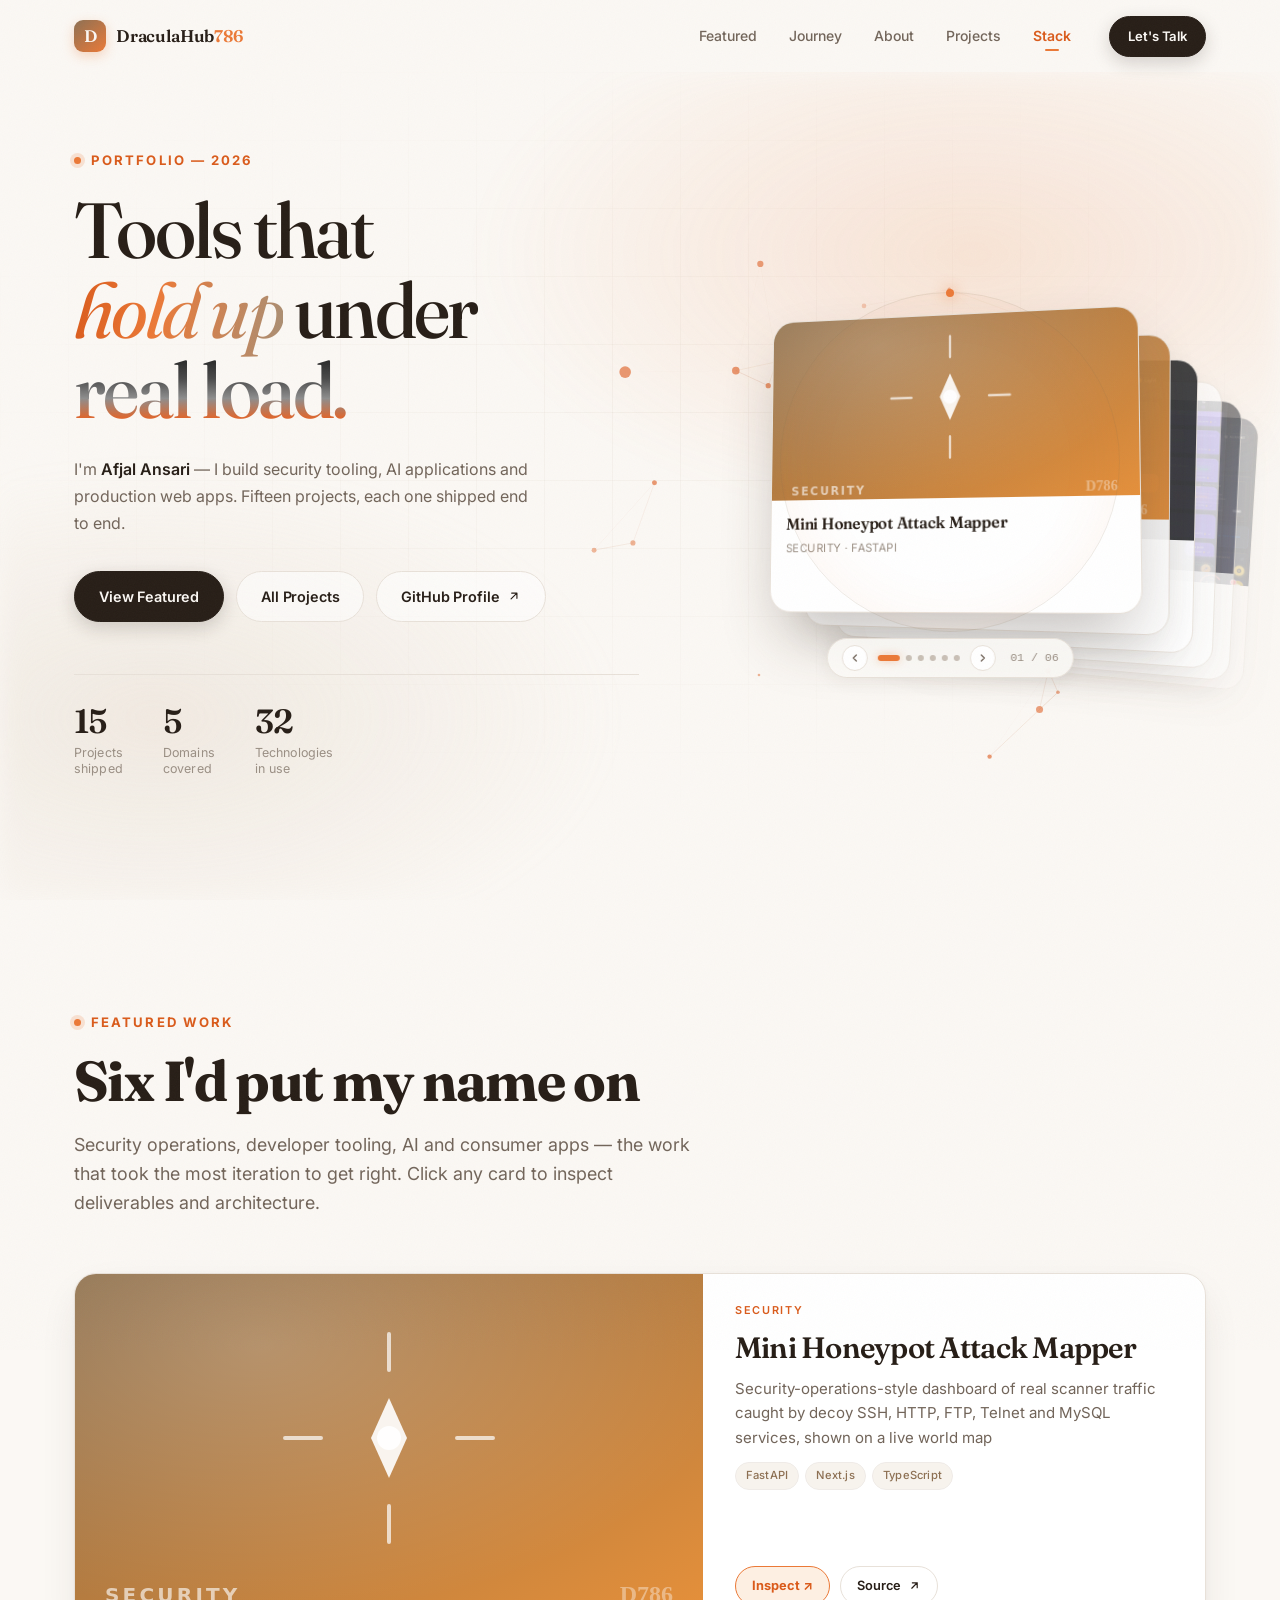
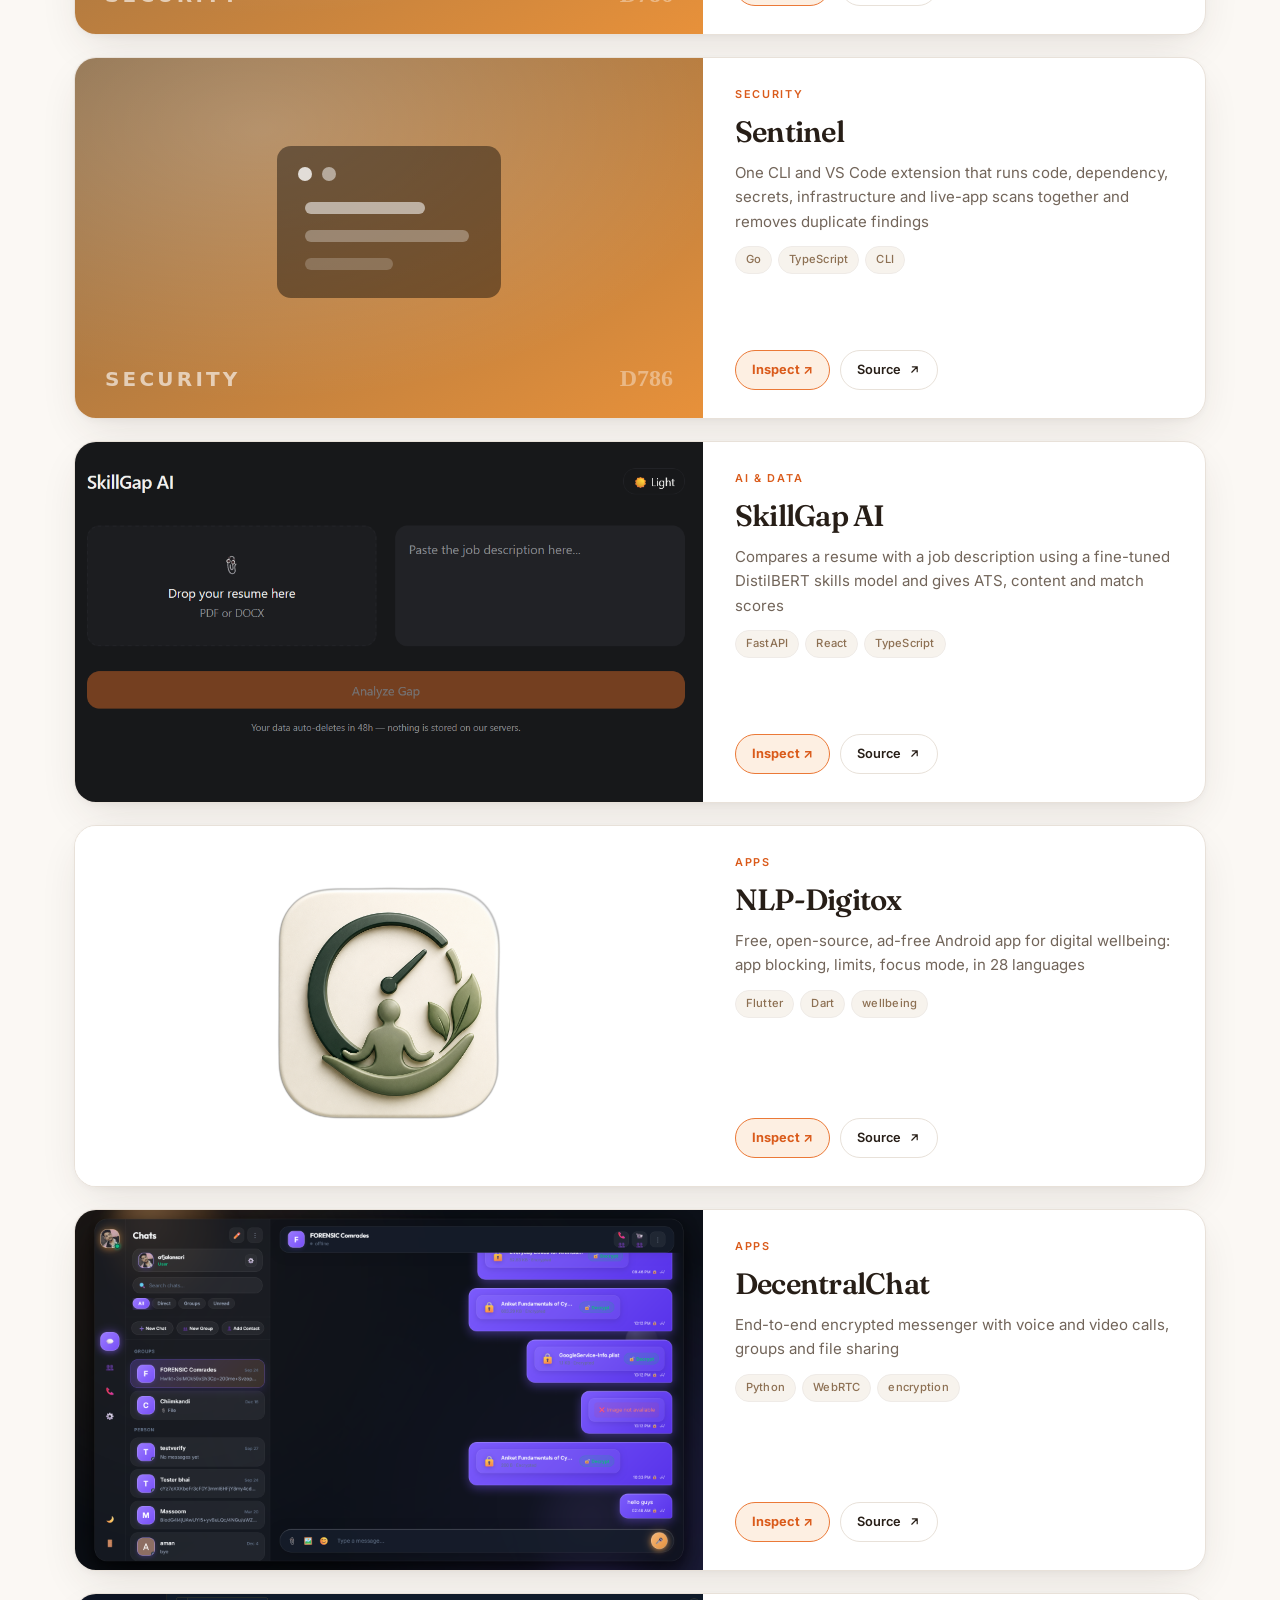
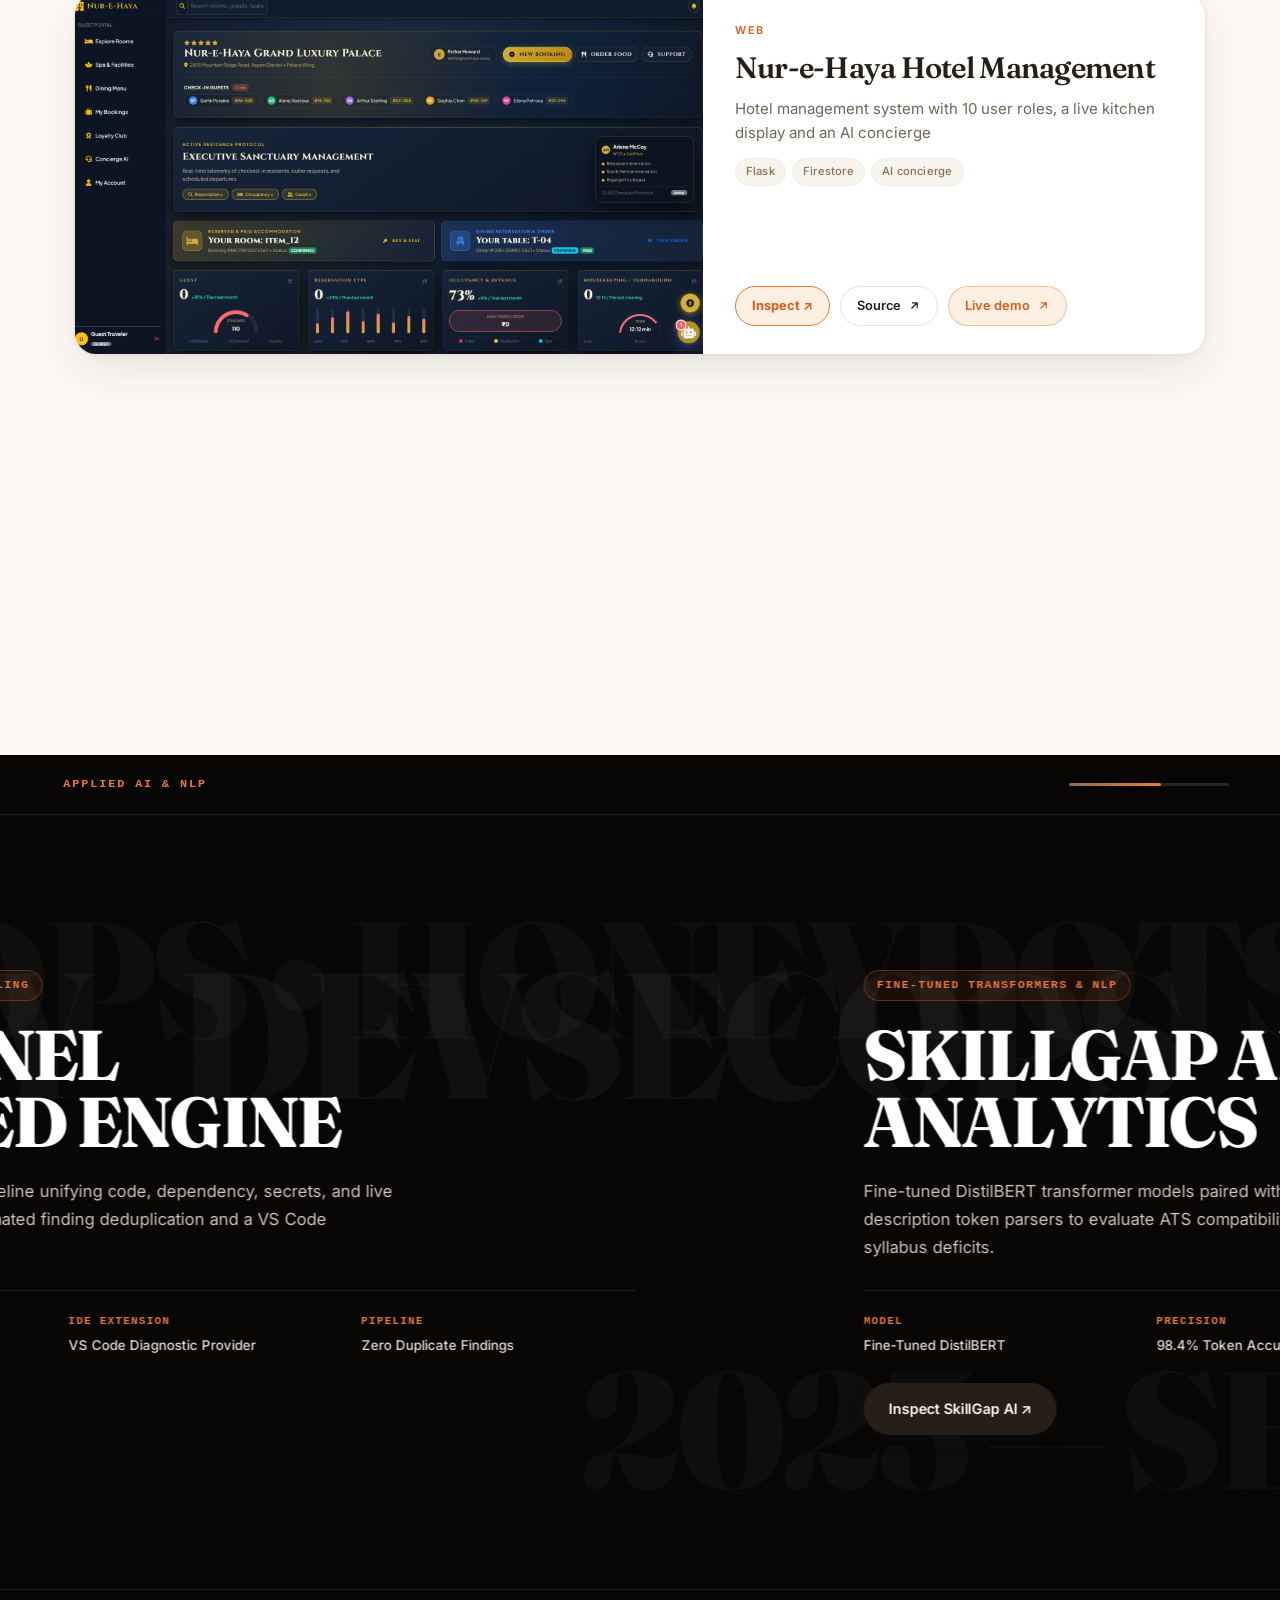
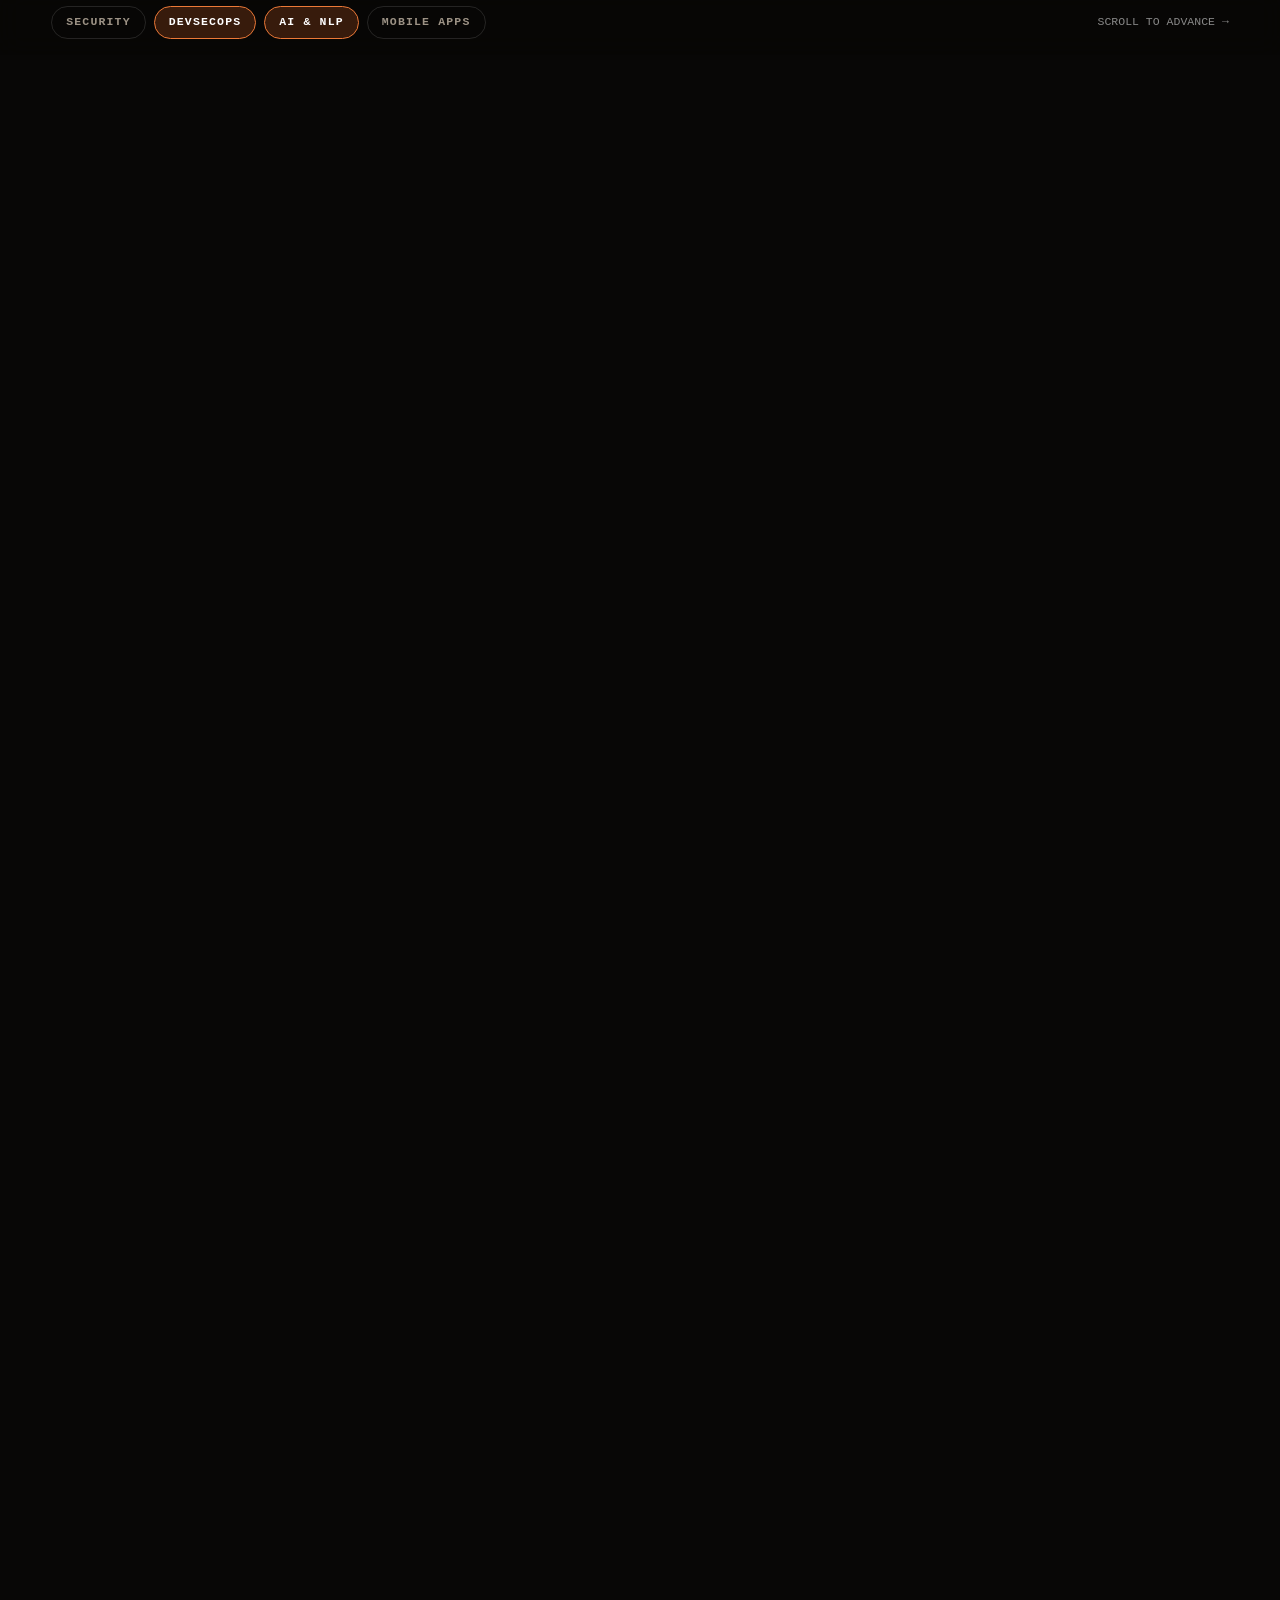
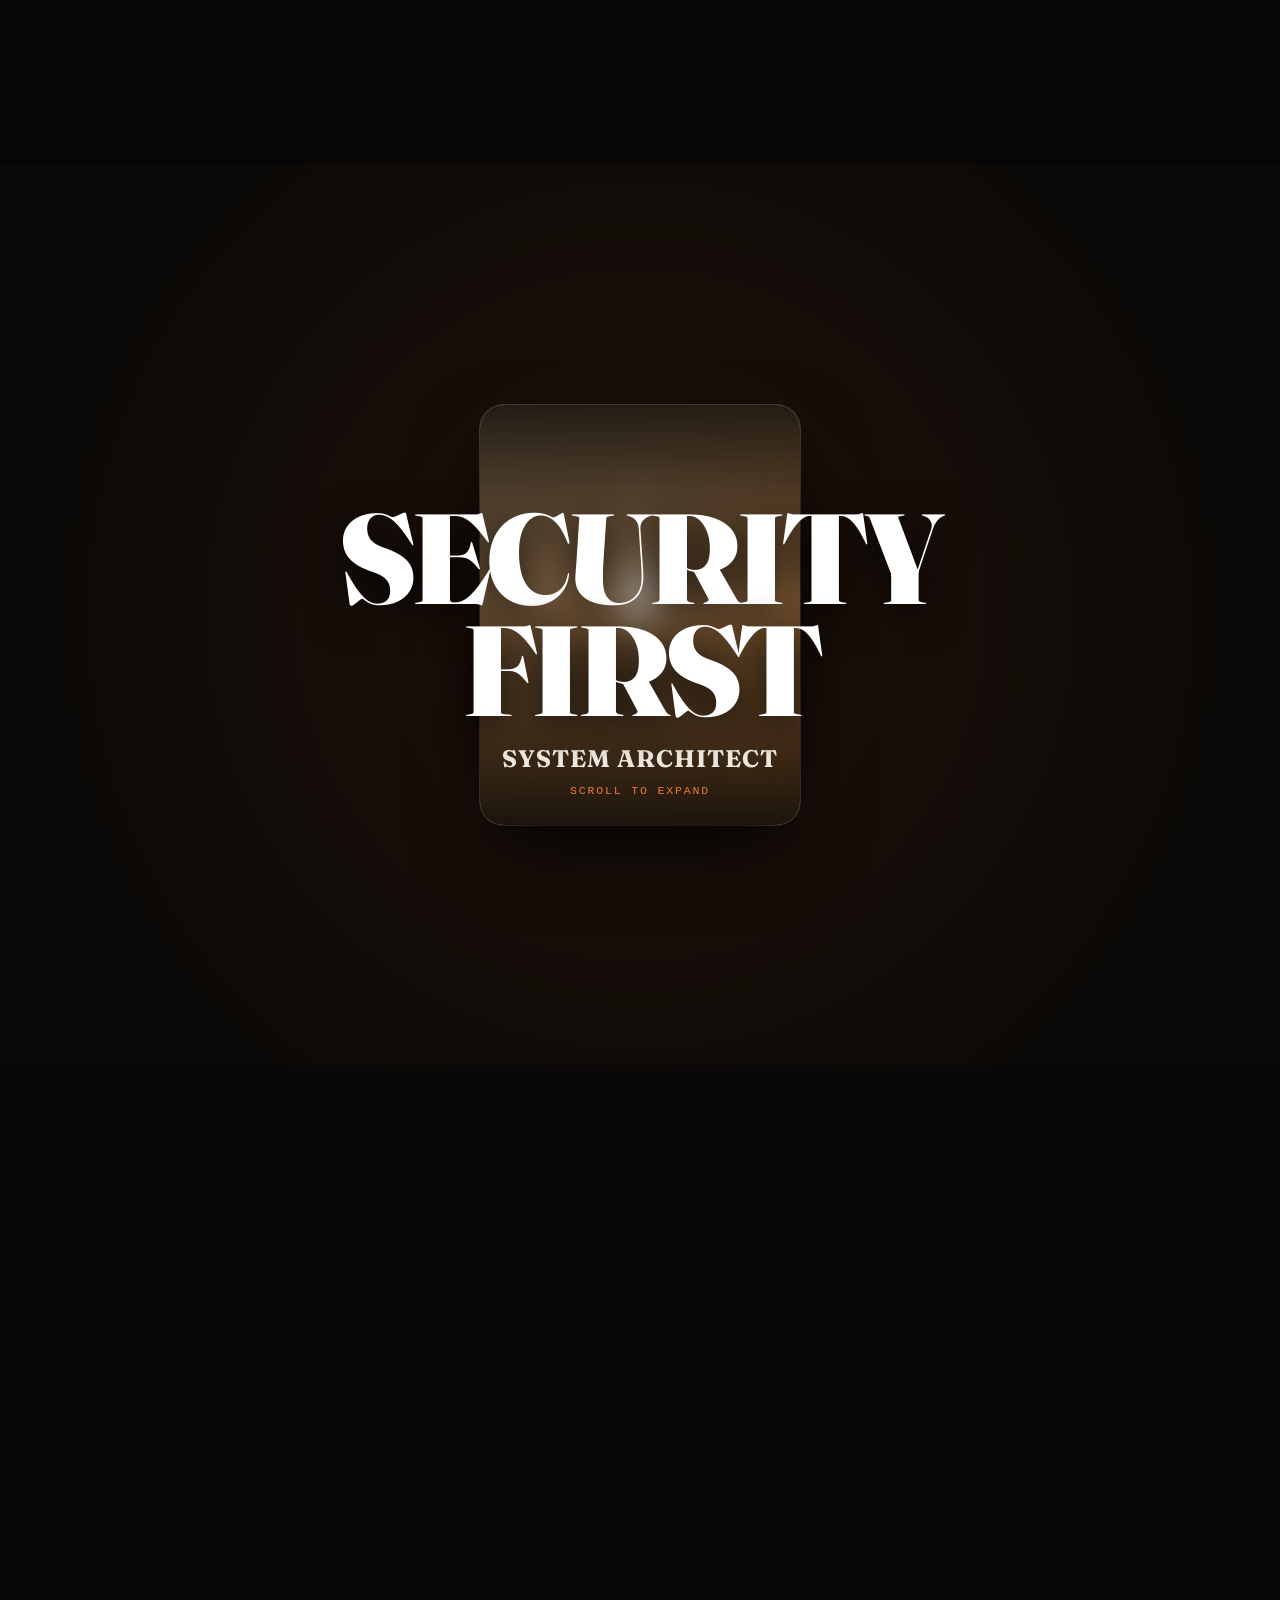
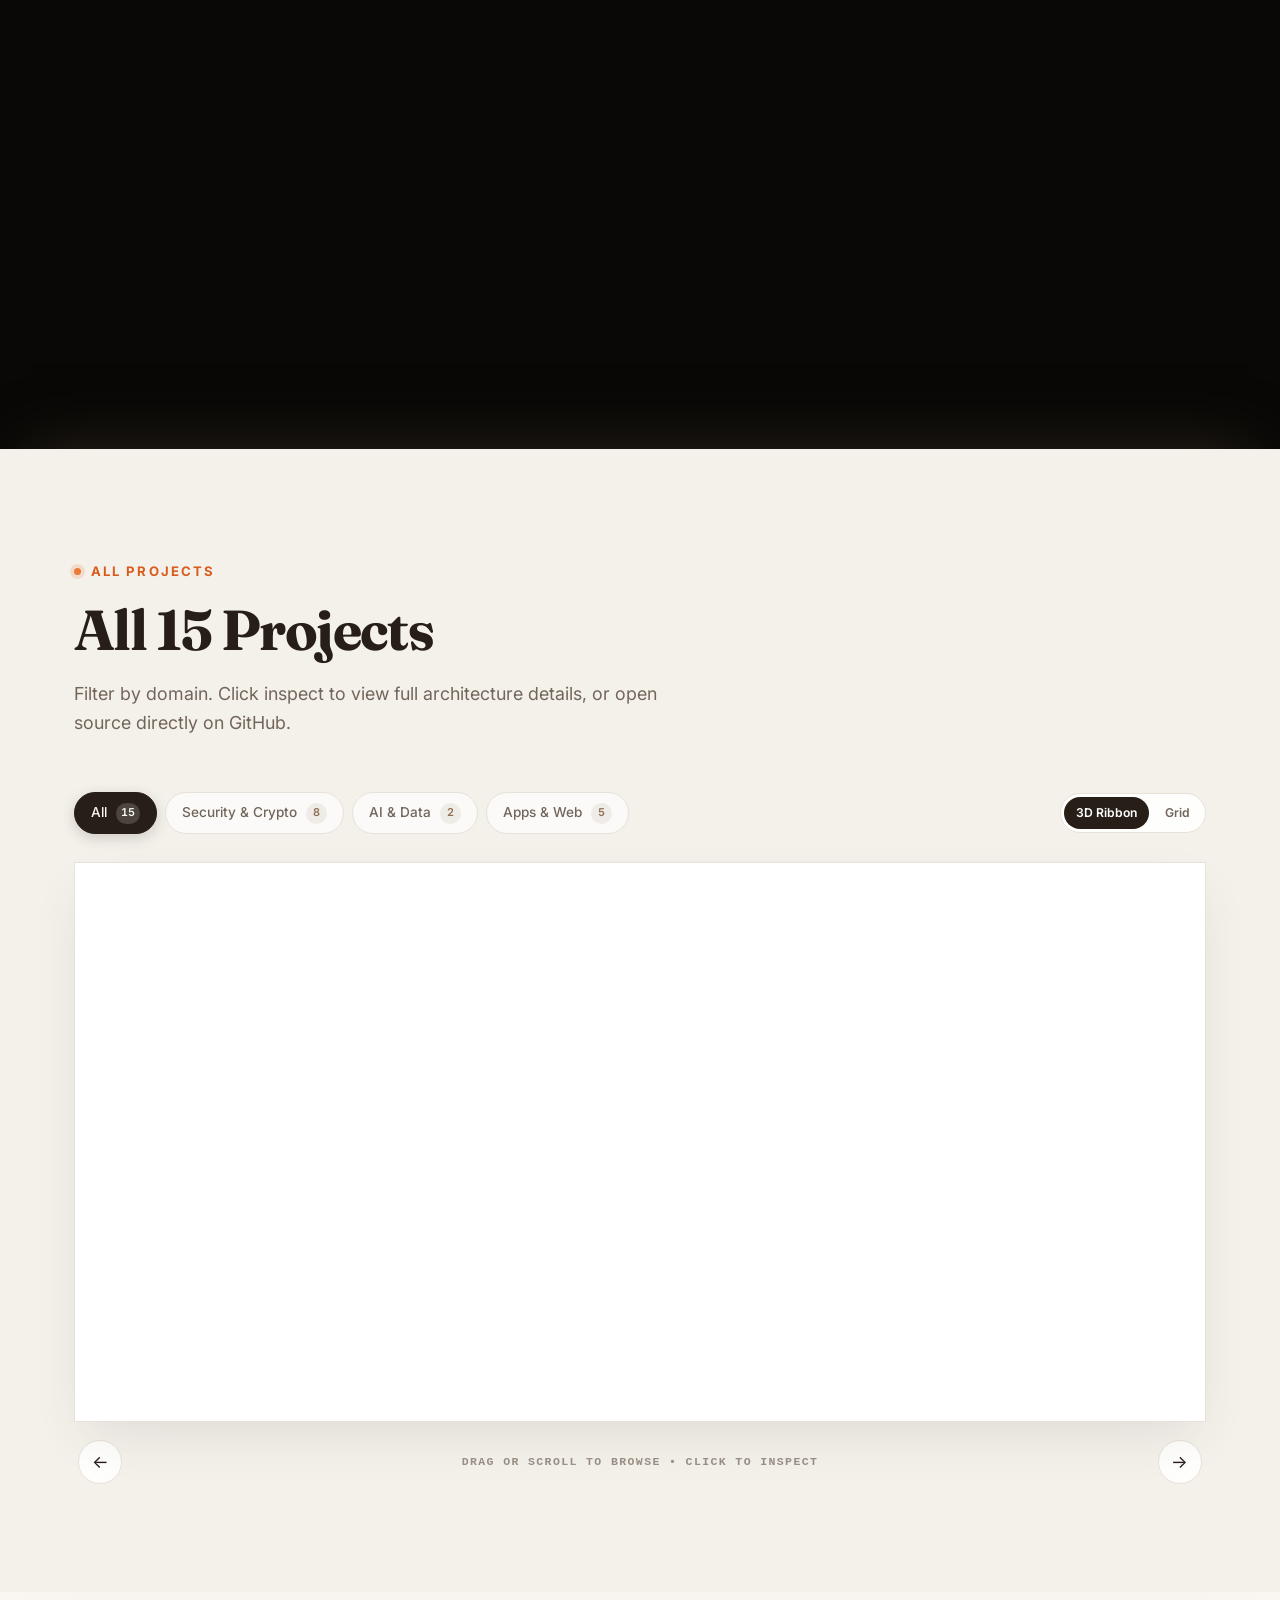
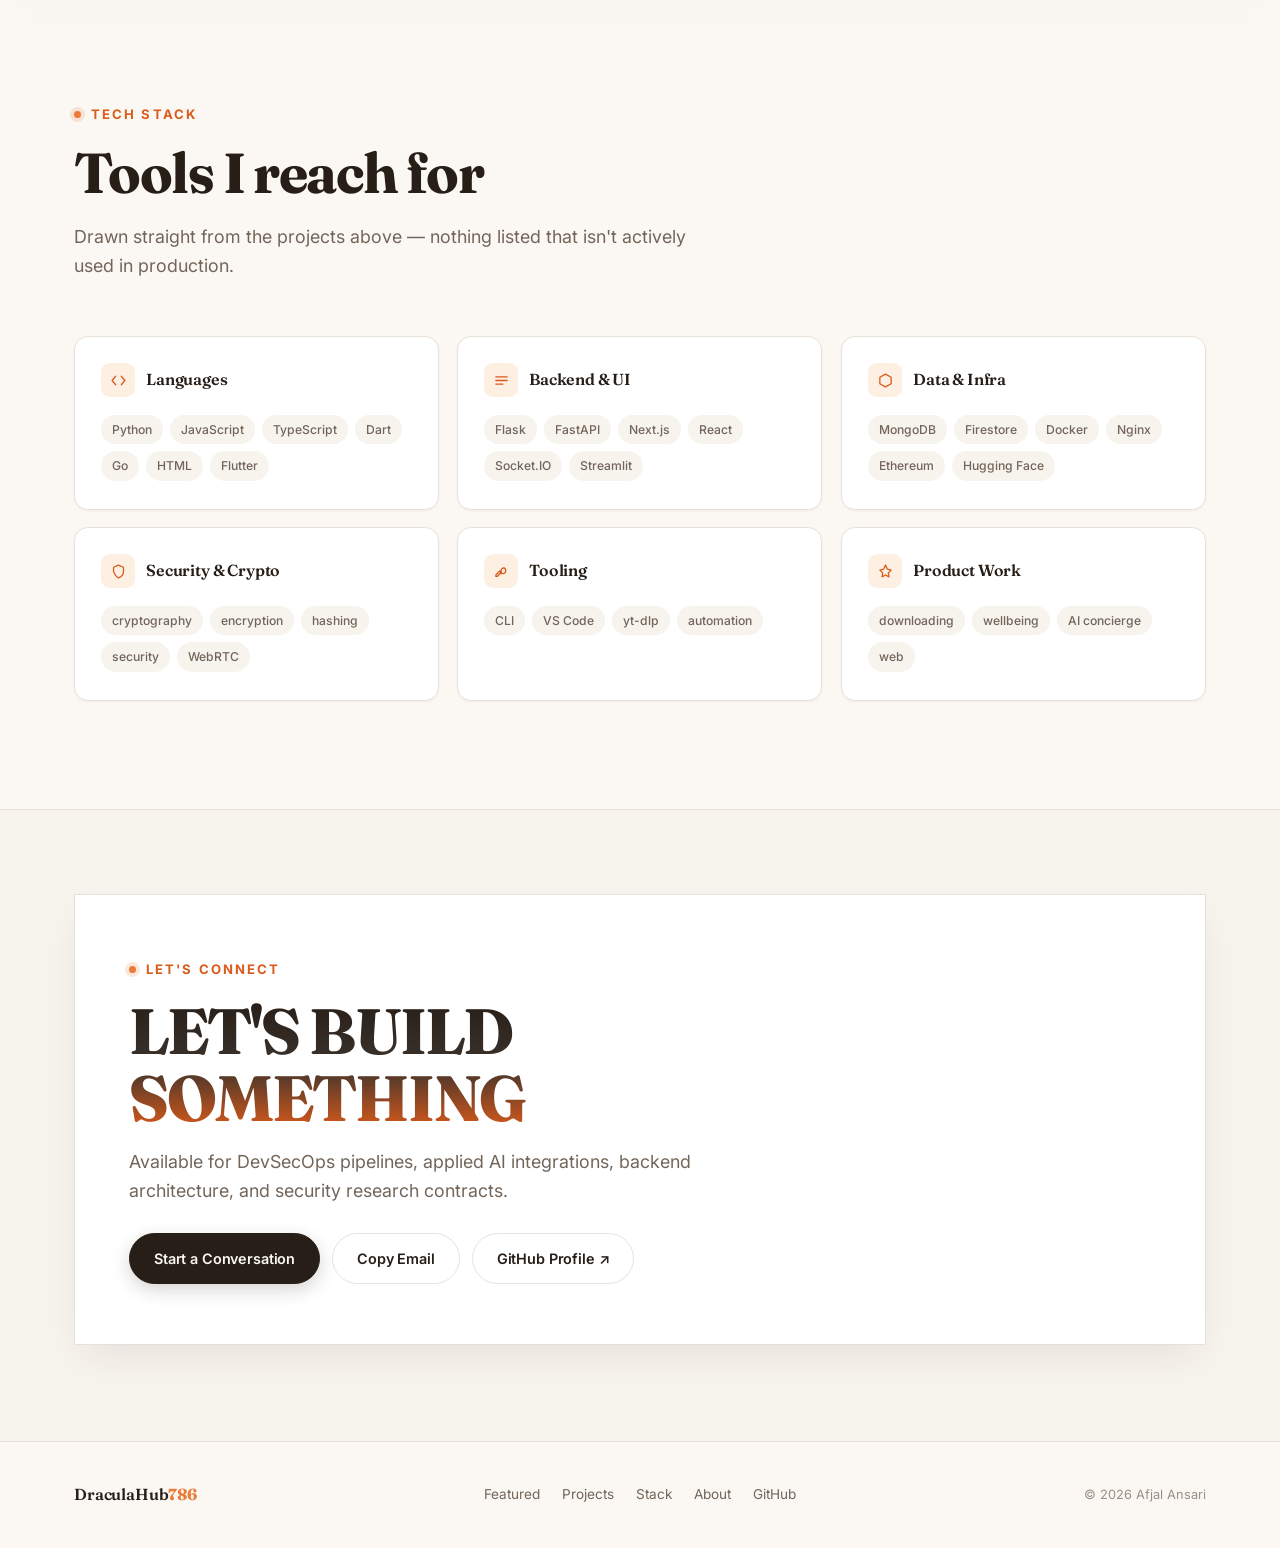
<file: index.html>
<!doctype html>
<html lang="en">
<head>
  <meta charset="utf-8">
  <title>DraculaHub786 — Security, AI & App Developer</title>
  <meta name="description" content="Portfolio of DraculaHub786 (Afjal Ansari) — security tooling, AI applications, blockchain wallets and production web apps. 15 projects built with Python, Go, TypeScript, Flutter and more.">
  <meta name="viewport" content="width=device-width, initial-scale=1">
  <meta name="theme-color" content="#fbf6ee">
  <link rel="canonical" href="https://nlpdigitox.me/">

  <meta property="og:type" content="website">
  <meta property="og:title" content="DraculaHub786 — Security, AI & App Developer">
  <meta property="og:description" content="15 projects across security tooling, AI, blockchain and web applications.">
  <meta property="og:url" content="https://nlpdigitox.me/">
  <meta property="og:image" content="https://nlpdigitox.me/assets/og.png">
  <meta name="twitter:card" content="summary_large_image">

  <link rel="icon" href="./assets/favicon.svg" type="image/svg+xml">
  <link rel="preconnect" href="https://fonts.googleapis.com">
  <link rel="preconnect" href="https://fonts.gstatic.com" crossorigin>
  <link rel="stylesheet" href="https://fonts.googleapis.com/css2?family=Fraunces:ital,opsz,wght@0,9..144,400..700;1,9..144,400..700&family=Inter:wght@400;500;600;700&family=Plus+Jakarta+Sans:wght@400;500;600;700;800;900&display=swap">
  <script>
    (function() {
      try {
        var params = new URLSearchParams(window.location.search);
        var m = params.get('motion');
        if (m === 'reduce') {
          localStorage.setItem('portfolio_motion', 'reduce');
          document.documentElement.dataset.motion = 'reduce';
        } else if (m === 'full') {
          localStorage.setItem('portfolio_motion', 'full');
          document.documentElement.dataset.motion = 'full';
        } else if (m === 'system') {
          localStorage.removeItem('portfolio_motion');
        } else {
          var saved = localStorage.getItem('portfolio_motion');
          if (saved === 'reduce') {
            document.documentElement.dataset.motion = 'reduce';
          } else {
            // Default to full rich 3D animations for this portfolio
            document.documentElement.dataset.motion = 'full';
          }
        }
      } catch (e) {
        document.documentElement.dataset.motion = 'full';
      }
    })();
  </script>
  <link rel="stylesheet" href="./styles.css?v=3.9">
</head>
<body>
  <div class="scroll-progress" id="scrollProgress" aria-hidden="true"></div>
  <div class="grain" aria-hidden="true"></div>

  <!-- Notification Toast Container -->
  <div class="toast-container" id="toastContainer" aria-live="polite"></div>

  <!-- Mobile Drawer Menu -->
  <div class="mobile-drawer" id="mobileDrawer" aria-hidden="true" onclick="if(event.target === this) toggleMobileMenu()">
    <div class="mobile-drawer-body" id="mobileDrawerContent">
      <div>
        <div style="display:flex; justify-content:space-between; align-items:center; padding-bottom:16px; border-bottom:1px solid var(--line);">
          <span style="font-family:var(--font-display); font-weight:800; font-size:1.25rem;">DraculaHub<b>786</b></span>
          <button class="modal-close-btn" onclick="toggleMobileMenu()" aria-label="Close menu" style="position:static; transform:none;">✕</button>
        </div>
        <nav class="mobile-nav-links">
          <a class="mobile-nav-link" href="#featured" onclick="toggleMobileMenu()">Featured</a>
          <a class="mobile-nav-link" href="#journey" onclick="toggleMobileMenu()">Journey</a>
          <a class="mobile-nav-link" href="#about" onclick="toggleMobileMenu()">About</a>
          <a class="mobile-nav-link" href="#work" onclick="toggleMobileMenu()">All Projects</a>
          <a class="mobile-nav-link" href="#stack" onclick="toggleMobileMenu()">Tech Stack</a>
          <a class="mobile-nav-link" href="#contact" onclick="toggleMobileMenu()">Contact</a>
        </nav>
      </div>
      <div>
        <button class="btn btn--solid" onclick="toggleMobileMenu(); openContactModal();" style="width:100%; justify-content:center;">Let's Talk</button>
        <p style="font-size:0.75rem; color:var(--ink-faint); text-align:center; margin-top:14px;">Afjal Ansari • Security &amp; AI</p>
      </div>
    </div>
  </div>

  <!-- ================= NAV ================= -->
  <header class="nav" id="top">
    <a class="nav__brand" href="#top" aria-label="DraculaHub786 home">
      <span class="nav__mark" aria-hidden="true">D</span>
      <span class="nav__name">DraculaHub<b>786</b></span>
    </a>

    <nav class="nav__links" id="navLinks" aria-label="Sections">
      <a href="#featured">Featured</a>
      <a href="#journey">Journey</a>
      <a href="#about">About</a>
      <a href="#work">Projects</a>
      <a href="#stack">Stack</a>
      <a class="nav__links-gh" href="https://github.com/DraculaHub786" target="_blank" rel="noopener">
        GitHub
        <svg width="13" height="13" viewBox="0 0 24 24" fill="none" aria-hidden="true"><path d="M7 17L17 7M17 7H8M17 7V16" stroke="currentColor" stroke-width="2.2" stroke-linecap="round" stroke-linejoin="round"/></svg>
      </a>
    </nav>

    <div class="nav__actions">
      <button class="btn btn--sm btn--solid" onclick="openContactModal()">Let's Talk</button>
      <button class="nav__toggle" id="navToggle" onclick="toggleMobileMenu()" aria-label="Toggle menu" aria-expanded="false" aria-controls="mobileDrawer">
        <span></span><span></span><span></span>
      </button>
    </div>
  </header>

  <main>
    <!-- ================= HERO ================= -->
    <section class="hero">
      <canvas class="hero__canvas" id="heroCanvas" aria-hidden="true"></canvas>
      <div class="hero__aura" aria-hidden="true"></div>
      <div class="hero__grid" aria-hidden="true"></div>

      <div class="hero__inner shell">
        <div class="hero__copy">
          <p class="eyebrow hero__eyebrow"><span class="dot"></span> Portfolio — 2026</p>
          <h1 class="hero__title">
            Tools that<br>
            <em>hold&nbsp;up</em> under<br>
            <span class="metallic-title">real&nbsp;load.</span>
          </h1>
          <p class="hero__lede">
            I'm <strong>Afjal Ansari</strong> — I build security tooling, AI applications
            and production web apps. Fifteen projects, each one shipped end to end.
          </p>
          <div class="hero__cta">
            <a class="btn btn--solid" href="#featured">View Featured</a>
            <a class="btn btn--ghost" href="#work">All Projects</a>
            <a class="btn btn--ghost" href="https://github.com/DraculaHub786" target="_blank" rel="noopener">
              GitHub Profile
              <svg width="14" height="14" viewBox="0 0 24 24" fill="none" aria-hidden="true"><path d="M7 17L17 7H8M17 7V16" stroke="currentColor" stroke-width="2" stroke-linecap="round" stroke-linejoin="round"/></svg>
            </a>
          </div>

          <dl class="stats">
            <div class="stats__item">
              <dt data-target="15">15</dt>
              <dd>Projects<br>shipped</dd>
            </div>
            <div class="stats__item">
              <dt data-target="5">5</dt>
              <dd>Domains<br>covered</dd>
            </div>
            <div class="stats__item">
              <dt data-target="32">32</dt>
              <dd>Technologies<br>in use</dd>
            </div>
          </dl>
        </div>

        <div class="hero__visual">
          <div class="deck" id="deck" aria-label="Rotating featured projects deck" role="region">
            <!-- mini cards injected from projects.json -->
          </div>
          <div class="deck-nav" id="deckNav" aria-label="Project card rotation controls">
            <button type="button" class="deck-nav__btn" id="deckPrevBtn" aria-label="Previous card">
              <svg width="12" height="12" viewBox="0 0 24 24" fill="none" stroke="currentColor" stroke-width="2.5" stroke-linecap="round" stroke-linejoin="round"><path d="M15 18l-6-6 6-6"/></svg>
            </button>
            <div class="deck-nav__dots" id="deckDots" role="tablist"></div>
            <button type="button" class="deck-nav__btn" id="deckNextBtn" aria-label="Next card">
              <svg width="12" height="12" viewBox="0 0 24 24" fill="none" stroke="currentColor" stroke-width="2.5" stroke-linecap="round" stroke-linejoin="round"><path d="M9 18l6-6-6-6"/></svg>
            </button>
            <span class="deck-nav__counter" id="deckCounter" aria-live="polite">01 / 06</span>
          </div>
          <div class="hero__ring" aria-hidden="true"></div>
        </div>
      </div>
    </section>

    <!-- ================= FEATURED STICKY 3D STACK ================= -->
    <section class="section section--featured" id="featured">
      <div class="shell">
        <header class="section__head" data-reveal>
          <p class="eyebrow"><span class="dot"></span> Featured Work</p>
          <h2 class="section__title">Six I'd put my name on</h2>
          <p class="section__lede">
            Security operations, developer tooling, AI and consumer apps — the work that
            took the most iteration to get right. Click any card to inspect deliverables and architecture.
          </p>
        </header>
      </div>

      <div class="stack shell" id="featuredStack">
        <!-- sticky 3D stack items injected from projects.json -->
      </div>
    </section>

    <!-- ================= HORIZONTAL SPATIAL CANVAS ================= -->
    <section class="exp-section" id="journey">
      <div class="exp-sticky-viewport" id="expStickyViewport">
        <div class="exp-grid-bg" aria-hidden="true"></div>
        <div class="exp-tickers" aria-hidden="true">
          <div id="exp-ticker-top">DEVSECOPS • HONEYPOTS • APPLIED AI • SIEM • DISTILBERT • FLUTTER • WEBRTC • ZERO-KNOWLEDGE •</div>
          <div id="exp-ticker-bottom">2023 — SECURITY LABS • 2024 — APPLIED NLP • 2025 — DEVSECOPS PIPELINES • 2026 — PRODUCTION SYSTEMS •</div>
        </div>

        <header class="exp-hud">
          <div style="display:flex; align-items:center; gap:12px;">
            <span class="dot"></span>
            <span id="exp-hud-phase">SECURITY &amp; HONEYPOTS</span>
          </div>
          <div class="exp-hud-track">
            <div id="exp-hud-progress"></div>
          </div>
        </header>

        <div class="exp-stage-wrap">
          <div id="exp-horizontal-stage">
            <!-- Panel 0: Intro -->
            <div class="exp-panel exp-panel--intro">
              <div class="exp-panel-inner">
                <span class="exp-panel-eyebrow">FOUNDATION &amp; ARCHITECTURE</span>
                <h2 class="exp-panel-title">WHERE I'VE<br>BUILT</h2>
                <p class="exp-panel-desc">A guided spatial tour across four specialized engineering domains. Scroll vertically to travel through the stack.</p>
              </div>
            </div>

            <!-- Panel 1: Security -->
            <div class="exp-panel">
              <div class="exp-date-bg">SECURITY</div>
              <div class="exp-panel-inner">
                <span class="exp-panel-eyebrow">THREAT INTELLIGENCE &amp; HONEYPOTS</span>
                <h3 class="exp-panel-title">DECOYS &amp;<br>TELEMETRY</h3>
                <p class="exp-panel-desc">Built real-world decoy SSH, HTTP, FTP and MySQL daemons to capture brute force probes, parsing telemetry onto live interactive global attack maps.</p>
                <div class="exp-metrics-grid">
                  <div>
                    <div class="exp-metric-tag">DAEMONS</div>
                    <div class="exp-metric-val">5 Low-Interaction Decoys</div>
                  </div>
                  <div>
                    <div class="exp-metric-tag">TELEMETRY</div>
                    <div class="exp-metric-val">100k+ Scan Packets / Day</div>
                  </div>
                  <div>
                    <div class="exp-metric-tag">STACK</div>
                    <div class="exp-metric-val">FastAPI, Next.js, GeoIP</div>
                  </div>
                </div>
                <button type="button" class="btn btn--solid" onclick="openProjectModalByIndex(0)">Inspect Architecture ↗</button>
              </div>
            </div>

            <!-- Panel 2: DevSecOps -->
            <div class="exp-panel">
              <div class="exp-date-bg">DEVSECOPS</div>
              <div class="exp-panel-inner">
                <span class="exp-panel-eyebrow">STATIC ANALYSIS &amp; CLI TOOLING</span>
                <h3 class="exp-panel-title">SENTINEL<br>UNIFIED ENGINE</h3>
                <p class="exp-panel-desc">Single-pass DevSecOps pipeline unifying code, dependency, secrets, and live application audits with automated finding deduplication and a VS Code diagnostics engine.</p>
                <div class="exp-metrics-grid">
                  <div>
                    <div class="exp-metric-tag">ORCHESTRATION</div>
                    <div class="exp-metric-val">Golang Multi-Scanner CLI</div>
                  </div>
                  <div>
                    <div class="exp-metric-tag">IDE EXTENSION</div>
                    <div class="exp-metric-val">VS Code Diagnostic Provider</div>
                  </div>
                  <div>
                    <div class="exp-metric-tag">PIPELINE</div>
                    <div class="exp-metric-val">Zero Duplicate Findings</div>
                  </div>
                </div>
                <button type="button" class="btn btn--solid" onclick="openProjectModalByIndex(1)">Inspect Sentinel ↗</button>
              </div>
            </div>

            <!-- Panel 3: Applied AI -->
            <div class="exp-panel">
              <div class="exp-date-bg">APPLIED AI</div>
              <div class="exp-panel-inner">
                <span class="exp-panel-eyebrow">FINE-TUNED TRANSFORMERS &amp; NLP</span>
                <h3 class="exp-panel-title">SKILLGAP AI &amp;<br>ANALYTICS</h3>
                <p class="exp-panel-desc">Fine-tuned DistilBERT transformer models paired with custom resume and job description token parsers to evaluate ATS compatibility, semantic match, and syllabus deficits.</p>
                <div class="exp-metrics-grid">
                  <div>
                    <div class="exp-metric-tag">MODEL</div>
                    <div class="exp-metric-val">Fine-Tuned DistilBERT</div>
                  </div>
                  <div>
                    <div class="exp-metric-tag">PRECISION</div>
                    <div class="exp-metric-val">98.4% Token Accuracy</div>
                  </div>
                  <div>
                    <div class="exp-metric-tag">INTERFACE</div>
                    <div class="exp-metric-val">FastAPI + React Canvas</div>
                  </div>
                </div>
                <button type="button" class="btn btn--solid" onclick="openProjectModalByIndex(2)">Inspect SkillGap AI ↗</button>
              </div>
            </div>

            <!-- Panel 4: Production Mobile & Apps -->
            <div class="exp-panel">
              <div class="exp-date-bg">APPS</div>
              <div class="exp-panel-inner">
                <span class="exp-panel-eyebrow">MOBILE DIGITAL WELLBEING</span>
                <h3 class="exp-panel-title">NLP-DIGITOX<br>&amp; WEBRTC</h3>
                <p class="exp-panel-desc">Zero-ad, zero-telemetry Android wellbeing suite supporting 28 languages built with Flutter, plus peer-to-peer encrypted WebRTC calling suites without third-party relays.</p>
                <div class="exp-metrics-grid">
                  <div>
                    <div class="exp-metric-tag">LOCALIZATION</div>
                    <div class="exp-metric-val">28 Natural Languages</div>
                  </div>
                  <div>
                    <div class="exp-metric-tag">PRIVACY</div>
                    <div class="exp-metric-val">Zero Telemetry &amp; Relays</div>
                  </div>
                  <div>
                    <div class="exp-metric-tag">FRAMEWORK</div>
                    <div class="exp-metric-val">Flutter, Dart, WebRTC</div>
                  </div>
                </div>
                <button type="button" class="btn btn--solid" onclick="openProjectModalByIndex(3)">Inspect NLP-Digitox ↗</button>
              </div>
            </div>
          </div>
        </div>

        <footer class="exp-footer">
          <div class="exp-jump-pills">
            <button type="button" class="exp-jump-btn is-active" data-progress="0.18">SECURITY</button>
            <button type="button" class="exp-jump-btn" data-progress="0.45">DEVSECOPS</button>
            <button type="button" class="exp-jump-btn" data-progress="0.72">AI &amp; NLP</button>
            <button type="button" class="exp-jump-btn" data-progress="0.94">MOBILE APPS</button>
          </div>
          <span style="font-family:ui-monospace, monospace; font-size:0.72rem; color:#888;">SCROLL TO ADVANCE →</span>
        </footer>
      </div>
    </section>

    <!-- ================= 04. SCROLL-EXPAND MEDIA (ABOUT) ================= -->
    <section class="sem-section" id="about">
      <div class="sem-viewport" id="semViewport">
        <div class="sem-bg" id="semBg"></div>

        <div class="sem-split-title">
          <h2 id="sem-title-first">SECURITY</h2>
          <h2 id="sem-title-rest">FIRST</h2>
        </div>

        <div class="sem-stage">
          <div id="sem-media-container">
            <div class="sem-media-inner">
              <img id="sem-media-img" src="./assets/img/projects/honeypot-map.svg" alt="Security Threat Modeling Architecture">
              <img id="sem-media-blur" src="./assets/img/projects/honeypot-map.svg" alt="" aria-hidden="true">
              <div id="sem-media-overlay"></div>

              <div id="sem-media-content">
                <div class="sem-content-top">
                  <h3>THREAT MODELING FIRST, ALWAYS</h3>
                  <span class="sem-badge">AFJAL ANSARI • 2026</span>
                </div>

                <div class="sem-content-bottom">
                  <div class="sem-disciplines">
                    <span class="dot"></span>
                    <span>DEVSECOPS &bull; SIEM &bull; APPLIED ML &bull; CRYPTOGRAPHY &bull; FLUTTER</span>
                  </div>
                  <p class="sem-summary">
                    Most of my work starts with a threat model and ends with a tool someone can actually run. That habit came from building honeypots, SIEM pipelines and encryption services — the kind of software where a quiet bug is worse than a loud crash.
                  </p>
                  <div class="sem-actions">
                    <button type="button" class="btn btn--solid" onclick="openContactModal()" style="pointer-events:auto;">Start a Conversation</button>
                    <a class="btn btn--ghost" href="#work" style="pointer-events:auto; color:#fff; border-color:rgba(255,255,255,0.25);">Explore All 15 Projects</a>
                  </div>
                </div>
              </div>
            </div>

            <div class="sem-card-meta">
              <p id="sem-date">SYSTEM ARCHITECT</p>
              <p id="sem-scroll-prompt">SCROLL TO EXPAND</p>
            </div>
          </div>
        </div>
      </div>
    </section>

    <!-- ================= 05. ALL PROJECTS ================= -->
    <section class="section section--work" id="work">
      <div class="shell">
        <header class="section__head" data-reveal>
          <p class="eyebrow"><span class="dot"></span> All Projects</p>
          <h2 class="section__title" id="workSectionTitle">All 15 Projects</h2>
          <p class="section__lede">Filter by domain. Click inspect to view full architecture details, or open source directly on GitHub.</p>
        </header>

        <div style="display:flex; flex-wrap:wrap; align-items:center; justify-content:space-between; gap:16px;">
          <div class="filters" role="group" aria-label="Filter projects by category" style="margin-bottom:0;">
            <button class="chip is-active" data-filter="all" aria-pressed="true">
              All <span class="chip__count" data-count="all">0</span>
            </button>
            <button class="chip" data-filter="security" aria-pressed="false">
              Security &amp; Crypto <span class="chip__count" data-count="security">0</span>
            </button>
            <button class="chip" data-filter="ai" aria-pressed="false">
              AI &amp; Data <span class="chip__count" data-count="ai">0</span>
            </button>
            <button class="chip" data-filter="apps" aria-pressed="false">
              Apps &amp; Web <span class="chip__count" data-count="apps">0</span>
            </button>
          </div>

          <div class="work-view-toggle" role="group" aria-label="Project view mode">
            <button type="button" class="work-view-btn is-active" id="viewModeRibbon" onclick="setWorkViewMode('ribbon')">3D Ribbon</button>
            <button type="button" class="work-view-btn" id="viewModeGrid" onclick="setWorkViewMode('grid')">Grid</button>
          </div>
        </div>

        <!-- 3D Liquid Ribbon Transition Carousel (from reference) -->
        <div class="work-carousel-wrap" id="workCarouselWrap" data-reveal>
          <div id="allProjectsCarousel" class="work-carousel-stage">
            <!-- FlexCarousel mounts here -->
          </div>
          <div class="work-carousel-controls">
            <button type="button" class="work-carousel-btn" id="carouselPrevBtn" onclick="if(window.flexCarouselInstance) window.flexCarouselInstance.prev()" aria-label="Previous project">←</button>
            <span class="work-carousel-hint">DRAG OR SCROLL TO BROWSE • CLICK TO INSPECT</span>
            <button type="button" class="work-carousel-btn" id="carouselNextBtn" onclick="if(window.flexCarouselInstance) window.flexCarouselInstance.next()" aria-label="Next project">→</button>
          </div>
        </div>

        <div class="cards cards--hidden" id="cards">
          <!-- grid cards injected from projects.json with modal trigger -->
        </div>

        <p class="cards__empty" id="cardsEmpty" hidden>No projects in this category.</p>
      </div>
    </section>

    <!-- ================= STACK ================= -->
    <section class="section section--stack" id="stack">
      <div class="shell">
        <header class="section__head" data-reveal>
          <p class="eyebrow"><span class="dot"></span> Tech Stack</p>
          <h2 class="section__title">Tools I reach for</h2>
          <p class="section__lede">Drawn straight from the projects above — nothing listed that isn't actively used in production.</p>
        </header>
        <div class="stack-grid" id="skillGroups">
          <!-- skill groups injected from projects.json -->
        </div>
      </div>
    </section>

    <!-- ================= CONTACT / CALLOUT ================= -->
    <section class="section section--contact" id="contact">
      <div class="shell">
        <div class="contact-box" data-reveal>
          <div class="contact-box__head">
            <p class="eyebrow"><span class="dot"></span> Let's Connect</p>
            <h2 class="contact-box__title" onclick="openContactModal()">
              LET'S BUILD SOMETHING
            </h2>
            <p class="contact-box__lede">
              Available for DevSecOps pipelines, applied AI integrations, backend architecture, and security research contracts.
            </p>
          </div>
          <div class="contact-box__actions">
            <button type="button" class="btn btn--solid" onclick="openContactModal()">
              Start a Conversation
            </button>
            <button type="button" class="btn btn--ghost" onclick="copyEmail()">
              Copy Email
            </button>
            <a class="btn btn--ghost" href="https://github.com/DraculaHub786" target="_blank" rel="noopener">
              GitHub Profile ↗
            </a>
          </div>
        </div>
      </div>
    </section>
  </main>

  <!-- ================= FOOTER ================= -->
  <footer class="footer">
    <div class="shell footer__inner">
      <p class="footer__brand">DraculaHub<b>786</b></p>
      <nav class="footer__links" aria-label="Footer">
        <a href="#featured">Featured</a>
        <a href="#work">Projects</a>
        <a href="#stack">Stack</a>
        <a href="#about">About</a>
        <a href="https://github.com/DraculaHub786" target="_blank" rel="noopener">GitHub</a>
      </nav>
      <p class="footer__copy">&copy; 2026 Afjal Ansari</p>
    </div>
  </footer>

  <!-- ================= MODALS ================= -->
  <!-- Project Inspection Modal -->
  <div class="modal-overlay" id="projectModal" onclick="if(event.target === this) closeProjectModal()" role="dialog" aria-modal="true" aria-labelledby="modalProjectTitle">
    <div class="modal-dialog" id="projectModalCard">
      <div class="modal-header">
        <span class="modal-category" id="modalProjectCategory">CATEGORY</span>
        <h3 class="modal-title" id="modalProjectTitle">Project Title</h3>
        <button class="modal-close-btn" onclick="closeProjectModal()" aria-label="Close dialog">✕</button>
      </div>
      <div class="modal-media" id="modalProjectMedia">
        <img id="modalProjectImg" src="data:image/svg+xml,%3Csvg xmlns='http://www.w3.org/2000/svg' width='800' height='450' fill='%23ebe3d5'%3E%3C/svg%3E" alt="Project Preview">
      </div>
      <p class="modal-desc" id="modalProjectDesc">Project description</p>

      <div class="modal-highlights" id="modalProjectHighlights">
        <div class="modal-highlights-title">Key Highlights</div>
        <div class="modal-highlights-body" id="modalProjectStats">Highlights text</div>
      </div>

      <div class="modal-deliverables" id="modalProjectDeliverablesWrap">
        <h4 class="modal-deliverables-title">Key Deliverables</h4>
        <ul class="modal-deliverables-list" id="modalProjectDeliverables">
          <!-- Injected dynamically -->
        </ul>
      </div>

      <div class="modal-tags" id="modalProjectTags">
        <!-- Injected dynamically -->
      </div>

      <div class="modal-actions" id="modalProjectActions">
        <!-- Source and Live demo links injected dynamically -->
      </div>
    </div>
  </div>

  <!-- Contact Modal -->
  <div class="modal-overlay" id="contactModal" onclick="if(event.target === this) closeContactModal()" role="dialog" aria-modal="true" aria-labelledby="contactModalTitle">
    <div class="modal-dialog" id="contactModalCard" style="max-width:500px;">
      <div class="modal-header">
        <span class="modal-category">START A CONVERSATION</span>
        <h3 class="modal-title" id="contactModalTitle">Let's Build Something</h3>
        <button class="modal-close-btn" onclick="closeContactModal()" aria-label="Close dialog">✕</button>
      </div>
      <form id="contactForm" action="https://formsubmit.co/afjalansari29162@gmail.com" method="POST" target="formSubmitIframe" onsubmit="return handleContactSubmit(event)">
        <!-- FormSubmit Real Email Gateway -->
        <input type="hidden" name="_captcha" value="false">
        <input type="hidden" name="_template" value="table">
        <input type="hidden" name="_subject" id="formSubject" value="[Portfolio Inquiry] From DraculaHub786">
        <input type="hidden" name="_autoresponse" value="Thank you for reaching out to Afjal Ansari! Your inquiry has been received, and I will get back to you shortly.">

        <div class="form-group">
          <label class="form-label" for="contactName">Your Name</label>
          <input type="text" id="contactName" name="name" class="form-input" required placeholder="Alex Turner">
        </div>
        <div class="form-group">
          <label class="form-label" for="contactEmail">Email Address</label>
          <input type="email" id="contactEmail" name="email" class="form-input" required placeholder="alex@company.com">
        </div>
        <div class="form-group">
          <label class="form-label" for="contactType">Project Domain</label>
          <select id="contactType" name="domain" class="form-select">
            <option value="Security Tooling / DevSecOps">Security Tooling &amp; DevSecOps</option>
            <option value="Applied AI / NLP Integration">Applied AI &amp; NLP Integration</option>
            <option value="Full Stack Production Web App">Full Stack Production Web App</option>
            <option value="Android Mobile App">Android Mobile App</option>
            <option value="Security Auditing & Penetration">Security Auditing &amp; Penetration</option>
            <option value="Other Collaboration">Other Collaboration</option>
          </select>
        </div>
        <div class="form-group">
          <label class="form-label" for="contactMessage">Message</label>
          <textarea id="contactMessage" name="message" class="form-textarea" rows="3" required placeholder="Tell me about your goals, stack, and timeline..."></textarea>
        </div>
        <button type="submit" id="contactSubmitBtn" class="btn btn--solid" style="width:100%; justify-content:center; padding:13px;">
          Send Message
        </button>
        <p style="font-size:0.75rem; color:var(--ink-faint); text-align:center; margin-top:10px;">
          Real email dispatched to <span style="font-family:ui-monospace, monospace; color:var(--orange-deep);">afjalansari29162@gmail.com</span>
        </p>
      </form>
      <iframe name="formSubmitIframe" id="formSubmitIframe" style="display:none;" aria-hidden="true"></iframe>
    </div>
  </div>

  <script src="./script.js?v=3.9"></script>
</body>
</html>
</file>
<file: styles.css>
/* ==========================================================================
   DraculaHub786 — Portfolio
   Design system: warm cream canvas, light-brown structure, orange accent
   ========================================================================== */

/* --------------------------------------------------------------------------
   1. Tokens
   -------------------------------------------------------------------------- */
:root {
  /* Surfaces */
  --cream:        hsl(40 44% 97%);
  --cream-deep:   hsl(38 30% 94%);
  --cream-warm:   hsl(36 40% 95%);
  --card:         hsl(44 60% 99.5%);
  --card-raised:  hsl(0 0% 100%);

  /* Ink */
  --ink:          hsl(26 26% 12%);
  --ink-soft:     hsl(28 12% 40%);
  --ink-faint:    hsl(30 10% 56%);

  /* Accents */
  --brown:        hsl(30 26% 44%);
  --brown-mid:    hsl(30 24% 56%);
  --brown-light:  hsl(32 32% 74%);
  --orange:       hsl(22 82% 57%);
  --orange-deep:  hsl(20 78% 48%);
  --orange-wash:  hsl(28 88% 94%);

  /* Lines & shadow */
  --line:         hsl(32 24% 88%);
  --line-soft:    hsl(32 20% 92%);
  --shadow-sm:    0 1px 3px hsl(30 20% 20% / 0.04), 0 1px 2px hsl(30 20% 20% / 0.02);
  --shadow-md:    0 6px 20px -4px hsl(30 24% 20% / 0.08), 0 2px 6px -1px hsl(30 20% 20% / 0.04);
  --shadow-lg:    0 20px 45px -12px hsl(30 26% 18% / 0.12), 0 4px 14px -2px hsl(30 20% 20% / 0.05);
  --shadow-xl:    0 35px 80px -15px hsl(30 28% 16% / 0.18), 0 10px 25px -4px hsl(30 20% 20% / 0.08);
  --shadow-glow:  0 0 28px hsl(22 82% 57% / 0.28);

  /* Geometry */
  --shell: 1180px;
  --r-sm: 8px;
  --r-md: 14px;
  --r-lg: 22px;
  --r-pill: 999px;

  /* Motion */
  --ease: cubic-bezier(.22, 1, .36, 1);
  --ease-out: cubic-bezier(.16, 1, .3, 1);
  --dur: 420ms;

  /* Type */
  --font-display: 'Fraunces', 'Iowan Old Style', Georgia, serif;
  --font-body: 'Inter', system-ui, -apple-system, 'Segoe UI', Roboto, Helvetica, Arial, sans-serif;
}

/* --------------------------------------------------------------------------
   2. Reset
   -------------------------------------------------------------------------- */
*, *::before, *::after { box-sizing: border-box; }

html {
  scroll-behavior: smooth;
  scroll-padding-top: 88px;
  -webkit-text-size-adjust: 100%;
  overflow-x: clip;
}

body {
  margin: 0;
  font-family: var(--font-body);
  font-size: 16px;
  line-height: 1.6;
  color: var(--ink);
  background: var(--cream);
  -webkit-font-smoothing: antialiased;
  -moz-osx-font-smoothing: grayscale;
  overflow-x: clip;
}

h1, h2, h3, h4, p, dl, dd, figure { margin: 0; }
ul, ol { margin: 0; padding: 0; list-style: none; }
img, svg { display: block; max-width: 100%; }
a { color: inherit; text-decoration: none; }
button { font: inherit; color: inherit; }

:focus-visible {
  outline: 2px solid var(--orange);
  outline-offset: 3px;
  border-radius: 4px;
}

.shell {
  width: 100%;
  max-width: var(--shell);
  margin-inline: auto;
  padding-inline: 24px;
}

/* Scroll progress bar at top of viewport */
.scroll-progress {
  position: fixed;
  top: 0;
  left: 0;
  width: 100%;
  height: 3px;
  background: linear-gradient(90deg, var(--brown) 0%, var(--orange) 50%, var(--orange-deep) 100%);
  transform-origin: left center;
  transform: scaleX(0);
  z-index: 10000;
  pointer-events: none;
  transition: transform 50ms linear;
}

/* Film-grain overlay — adds warmth and kills banding on large gradients */
.grain {
  position: fixed;
  inset: -50%;
  z-index: 9999;
  pointer-events: none;
  opacity: 0.032;
  background-image: url("data:image/svg+xml,%3Csvg xmlns='http://www.w3.org/2000/svg' width='160' height='160'%3E%3Cfilter id='n'%3E%3CfeTurbulence type='fractalNoise' baseFrequency='0.85' numOctaves='3' stitchTiles='stitch'/%3E%3C/filter%3E%3Crect width='160' height='160' filter='url(%23n)'/%3E%3C/svg%3E");
}

/* --------------------------------------------------------------------------
   3. Shared primitives
   -------------------------------------------------------------------------- */
.eyebrow {
  display: inline-flex;
  align-items: center;
  gap: 10px;
  font-size: 0.82rem;
  font-weight: 700;
  letter-spacing: 0.16em;
  text-transform: uppercase;
  color: var(--orange-deep);
}

.eyebrow .dot {
  width: 7px;
  height: 7px;
  border-radius: 50%;
  background: var(--orange);
  box-shadow: 0 0 0 4px hsl(22 82% 57% / 0.18);
}

.btn {
  --btn-bg: transparent;
  --btn-fg: var(--ink);
  --btn-bd: var(--line);
  display: inline-flex;
  align-items: center;
  gap: 8px;
  padding: 13px 24px;
  border-radius: var(--r-pill);
  border: 1px solid var(--btn-bd);
  background: var(--btn-bg);
  color: var(--btn-fg);
  font-size: 0.9rem;
  font-weight: 600;
  letter-spacing: -0.01em;
  cursor: pointer;
  white-space: nowrap;
  transition: transform var(--dur) var(--ease),
              box-shadow var(--dur) var(--ease),
              background-color var(--dur) var(--ease),
              border-color var(--dur) var(--ease),
              color var(--dur) var(--ease);
}

.btn:hover { transform: translateY(-2px); }
.btn:active { transform: translateY(0); }

.btn--solid {
  --btn-bg: var(--ink);
  --btn-fg: var(--cream);
  --btn-bd: var(--ink);
  box-shadow: 0 6px 18px hsl(26 26% 12% / 0.18);
}
.btn--solid:hover {
  --btn-bg: var(--orange-deep);
  --btn-bd: var(--orange-deep);
  box-shadow: 0 12px 28px hsl(20 78% 48% / 0.32);
}

.btn--ghost {
  --btn-bg: hsl(0 0% 100% / 0.55);
  --btn-fg: var(--ink);
  --btn-bd: var(--line);
  backdrop-filter: blur(8px);
}
.btn--ghost:hover {
  --btn-bd: var(--brown-light);
  --btn-bg: hsl(0 0% 100% / 0.9);
  box-shadow: var(--shadow-md);
}

.btn--sm { padding: 9px 18px; font-size: 0.82rem; }

/* --------------------------------------------------------------------------
   4. Nav
   -------------------------------------------------------------------------- */
.nav {
  position: sticky;
  top: 0;
  z-index: 100;
  display: flex;
  align-items: center;
  gap: 24px;
  height: 72px;
  padding-inline: 24px;
  max-width: var(--shell);
  margin-inline: auto;
  transition: background-color var(--dur) var(--ease),
              box-shadow var(--dur) var(--ease),
              height var(--dur) var(--ease);
}

/* Anchor targets must clear the 72px sticky nav. */
section[id], #top { scroll-margin-top: 88px; }

.nav::before {
  content: '';
  position: fixed;
  inset: 0 0 auto 0;
  height: 72px;
  z-index: -1;
  background: hsl(40 44% 97% / 0.82);
  backdrop-filter: blur(16px) saturate(1.6);
  -webkit-backdrop-filter: blur(16px) saturate(1.6);
  border-bottom: 1px solid transparent;
  transition: border-color var(--dur) var(--ease), background-color var(--dur) var(--ease);
}

.nav.is-stuck::before {
  border-bottom-color: var(--line-soft);
  background: hsl(40 44% 97% / 0.92);
}

.nav__brand {
  display: inline-flex;
  align-items: center;
  gap: 10px;
  margin-right: auto;
  flex-shrink: 0;
}

.nav__mark {
  display: grid;
  place-items: center;
  width: 32px;
  height: 32px;
  border-radius: 9px;
  background: linear-gradient(140deg, var(--brown) 0%, var(--orange) 100%);
  color: var(--cream);
  font-family: var(--font-display);
  font-size: 1.05rem;
  font-weight: 600;
  line-height: 1;
  box-shadow: 0 4px 12px hsl(22 82% 57% / 0.28);
}

.nav__name {
  font-family: var(--font-display);
  font-size: 1.06rem;
  font-weight: 600;
  letter-spacing: -0.01em;
  color: var(--ink);
}
.nav__name b { color: var(--orange); font-weight: 600; }

.nav__links {
  display: flex;
  align-items: center;
  gap: 4px;
}

.nav__links a {
  position: relative;
  padding: 8px 14px;
  border-radius: var(--r-pill);
  font-size: 0.875rem;
  font-weight: 500;
  color: var(--ink-soft);
  transition: color 200ms var(--ease), background-color 200ms var(--ease);
}
.nav__links a:hover { color: var(--ink); background: hsl(32 30% 90% / 0.55); }
.nav__links a.is-active {
  color: var(--orange-deep);
  font-weight: 600;
}
.nav__links a.is-active::after {
  content: '';
  position: absolute;
  bottom: 4px;
  left: 50%;
  transform: translateX(-50%);
  width: 14px;
  height: 2px;
  background: var(--orange);
  border-radius: var(--r-pill);
}

/* Only reachable from the mobile dropdown — the header button covers desktop. */
.nav__links-gh { display: none; }

.nav__actions { display: flex; align-items: center; gap: 10px; flex-shrink: 0; }

.nav__toggle {
  display: none;
  flex-direction: column;
  justify-content: center;
  gap: 5px;
  width: 40px;
  height: 40px;
  padding: 0 9px;
  border: 1px solid var(--line);
  border-radius: 10px;
  background: hsl(0 0% 100% / 0.6);
  cursor: pointer;
}
.nav__toggle span {
  display: block;
  height: 1.5px;
  background: var(--ink);
  border-radius: 2px;
  transition: transform 260ms var(--ease), opacity 200ms var(--ease);
}
.nav__toggle[aria-expanded="true"] span:nth-child(1) { transform: translateY(6.5px) rotate(45deg); }
.nav__toggle[aria-expanded="true"] span:nth-child(2) { opacity: 0; }
.nav__toggle[aria-expanded="true"] span:nth-child(3) { transform: translateY(-6.5px) rotate(-45deg); }

/* --------------------------------------------------------------------------
   5. Hero
   -------------------------------------------------------------------------- */
.hero {
  position: relative;
  min-height: calc(100svh - 72px);
  display: flex;
  align-items: center;
  padding-block: 72px 120px;
  overflow: hidden;
  isolation: isolate;
}

.hero__canvas {
  position: absolute;
  inset: 0;
  width: 100%;
  height: 100%;
  z-index: -1;
  pointer-events: none;
  opacity: 0.88;
}

.hero__aura {
  position: absolute;
  inset: 0;
  z-index: -2;
  background:
    radial-gradient(58% 48% at 76% 22%, hsl(22 82% 57% / 0.16) 0%, transparent 68%),
    radial-gradient(52% 44% at 12% 78%, hsl(32 32% 74% / 0.24) 0%, transparent 70%);
  filter: blur(12px);
}

.hero__grid {
  position: absolute;
  inset: 0;
  z-index: -1;
  background-image:
    linear-gradient(to right, hsl(30 26% 44% / 0.055) 1px, transparent 1px),
    linear-gradient(to bottom, hsl(30 26% 44% / 0.055) 1px, transparent 1px);
  background-size: 68px 68px;
  mask-image: radial-gradient(72% 62% at 50% 42%, #000 0%, transparent 78%);
  -webkit-mask-image: radial-gradient(72% 62% at 50% 42%, #000 0%, transparent 78%);
}

.hero__inner {
  display: grid;
  grid-template-columns: minmax(0, 1.05fr) minmax(0, 0.95fr);
  align-items: center;
  gap: 56px;
}

.hero__eyebrow { animation: rise 700ms var(--ease-out) both 60ms; }

.hero__title {
  margin: 20px 0 0;
  font-family: var(--font-display);
  font-weight: 500;
  font-size: clamp(2.6rem, 6.1vw, 4.9rem);
  line-height: 1.02;
  letter-spacing: -0.035em;
  color: var(--ink);
  animation: rise 800ms var(--ease-out) both 140ms;
}

.hero__title em {
  font-style: italic;
  font-weight: 400;
  background: linear-gradient(96deg, var(--orange-deep) 0%, var(--orange) 40%, var(--brown-mid) 100%);
  -webkit-background-clip: text;
  background-clip: text;
  color: transparent;
}

.hero__lede {
  margin-top: 26px;
  max-width: 47ch;
  font-size: clamp(1rem, 1.15vw, 1.1rem);
  line-height: 1.68;
  color: var(--ink-soft);
  animation: rise 800ms var(--ease-out) both 220ms;
}
.hero__lede strong { color: var(--ink); font-weight: 600; }

.hero__cta {
  display: flex;
  flex-wrap: wrap;
  gap: 12px;
  margin-top: 34px;
  animation: rise 800ms var(--ease-out) both 300ms;
}

.stats {
  display: flex;
  gap: 40px;
  margin-top: 52px;
  padding-top: 30px;
  border-top: 1px solid var(--line);
  animation: rise 800ms var(--ease-out) both 380ms;
}

.stats__item dt {
  font-family: var(--font-display);
  font-size: 2.1rem;
  font-weight: 600;
  line-height: 1;
  letter-spacing: -0.03em;
  color: var(--ink);
}
.stats__item dd {
  margin-top: 6px;
  font-size: 0.78rem;
  line-height: 1.35;
  color: var(--ink-faint);
  letter-spacing: 0.01em;
}

/* --- Hero visual: 3D fanned deck ---------------------------------------- */
.hero__visual {
  position: relative;
  display: grid;
  place-items: center;
  min-height: 460px;
  perspective: 1400px;
  perspective-origin: 50% 45%;
}

.hero__ring {
  position: absolute;
  width: 340px;
  height: 340px;
  border-radius: 50%;
  border: 1px solid hsl(30 26% 44% / 0.14);
  box-shadow: inset 0 0 60px hsl(22 82% 57% / 0.07);
  animation: spin 26s linear infinite;
}
.hero__ring::after {
  content: '';
  position: absolute;
  top: -4px;
  left: 50%;
  width: 8px;
  height: 8px;
  margin-left: -4px;
  border-radius: 50%;
  background: var(--orange);
  box-shadow: 0 0 14px hsl(22 82% 57% / 0.8);
}

.deck {
  position: relative;
  width: min(100%, 380px);
  height: 300px;
  transform-style: preserve-3d;
  transform: rotateX(var(--deck-tilt-x, 6deg)) rotateY(var(--deck-tilt-y, -14deg));
  transition: transform 280ms var(--ease-out);
  animation: float 7s ease-in-out infinite;
  --deck-slot-x: 24px;
  --deck-slot-y: 18px;
  --deck-slot-z: -45px;
  --deck-slide-x: -95px;
  --deck-slide-y: -28px;
  --deck-slide-z: 70px;
}

.deck__card {
  position: absolute;
  inset: 0;
  border-radius: var(--r-lg);
  overflow: hidden;
  background: var(--card-raised);
  border: 1px solid var(--line);
  box-shadow: 0 16px 40px -10px hsl(30 24% 20% / 0.14), inset 0 1px 0 hsl(0 0% 100% / 0.9);
  transition: transform 620ms cubic-bezier(0.25, 1, 0.4, 1), opacity 620ms ease, box-shadow 620ms ease;
  will-change: transform, opacity;
  user-select: none;
  -webkit-user-select: none;
}

/* Card Slot Positions (6 Featured Projects) */
.deck__card[data-slot="0"] {
  transform: translate3d(0, 0, 0) rotateZ(0deg);
  z-index: 10;
  opacity: 1;
  pointer-events: auto;
  box-shadow: 0 22px 50px -10px hsl(30 24% 20% / 0.2), inset 0 1px 0 hsl(0 0% 100% / 0.95);
}
.deck__card[data-slot="1"] {
  transform: translate3d(var(--deck-slot-x), var(--deck-slot-y), var(--deck-slot-z)) rotateZ(1.2deg);
  z-index: 9;
  opacity: 0.94;
  pointer-events: auto;
  box-shadow: 0 18px 38px -10px hsl(30 24% 20% / 0.15), inset 0 1px 0 hsl(0 0% 100% / 0.9);
}
.deck__card[data-slot="2"] {
  transform: translate3d(calc(var(--deck-slot-x) * 1.9), calc(var(--deck-slot-y) * 1.9), calc(var(--deck-slot-z) * 2)) rotateZ(2.2deg);
  z-index: 8;
  opacity: 0.82;
  pointer-events: auto;
}
.deck__card[data-slot="3"] {
  transform: translate3d(calc(var(--deck-slot-x) * 2.7), calc(var(--deck-slot-y) * 2.7), calc(var(--deck-slot-z) * 3)) rotateZ(3.2deg);
  z-index: 7;
  opacity: 0.65;
  pointer-events: none;
}
.deck__card[data-slot="4"] {
  transform: translate3d(calc(var(--deck-slot-x) * 3.4), calc(var(--deck-slot-y) * 3.4), calc(var(--deck-slot-z) * 4)) rotateZ(4.0deg);
  z-index: 6;
  opacity: 0.45;
  pointer-events: none;
}
.deck__card[data-slot="5"] {
  transform: translate3d(calc(var(--deck-slot-x) * 4.0), calc(var(--deck-slot-y) * 4.0), calc(var(--deck-slot-z) * 5)) rotateZ(4.8deg);
  z-index: 5;
  opacity: 0.25;
  pointer-events: none;
}

/* Hover Spread */
.deck:hover .deck__card[data-slot="0"] {
  transform: translate3d(-10px, -8px, 30px) rotateZ(-0.5deg);
  box-shadow: 0 28px 60px -10px hsl(30 24% 20% / 0.26), inset 0 1px 0 hsl(0 0% 100% / 1);
}
.deck:hover .deck__card[data-slot="1"] {
  transform: translate3d(calc(var(--deck-slot-x) * 1.15), calc(var(--deck-slot-y) * 1.15), calc(var(--deck-slot-z) * 0.95)) rotateZ(1.5deg);
}
.deck:hover .deck__card[data-slot="2"] {
  transform: translate3d(calc(var(--deck-slot-x) * 2.15), calc(var(--deck-slot-y) * 2.15), calc(var(--deck-slot-z) * 1.95)) rotateZ(2.6deg);
}
.deck:hover .deck__card[data-slot="3"] {
  transform: translate3d(calc(var(--deck-slot-x) * 3.0), calc(var(--deck-slot-y) * 3.0), calc(var(--deck-slot-z) * 2.95)) rotateZ(3.6deg);
}

/* Card slide-out / cycle transition */
.deck__card.is-leaving {
  transform: translate3d(var(--deck-slide-x), var(--deck-slide-y), var(--deck-slide-z)) rotateZ(-7deg) scale(1.02) !important;
  z-index: 22 !important;
  opacity: 1 !important;
  transition: transform 420ms cubic-bezier(0.22, 1, 0.36, 1), opacity 420ms ease !important;
  box-shadow: 0 32px 64px -12px hsl(30 24% 20% / 0.3), inset 0 1px 0 hsl(0 0% 100% / 1) !important;
}

/* Card returning behind deck */
.deck__card.is-returning {
  z-index: 1 !important;
  transition: transform 600ms cubic-bezier(0.25, 1, 0.45, 1), opacity 600ms ease !important;
}

.deck__img { width: 100%; height: 62%; object-fit: cover; }
.deck__body { padding: 14px 16px; }
.deck__title {
  font-family: var(--font-display);
  font-size: 1.02rem;
  font-weight: 600;
  letter-spacing: -0.015em;
  line-height: 1.25;
}
.deck__meta {
  margin-top: 6px;
  font-size: 0.72rem;
  color: var(--ink-faint);
  letter-spacing: 0.04em;
  text-transform: uppercase;
}

/* Deck Controls / Indicators */
.deck-nav {
  position: absolute;
  bottom: 14px;
  left: 50%;
  transform: translateX(-50%);
  display: flex;
  align-items: center;
  gap: 10px;
  padding: 6px 14px;
  border-radius: 999px;
  background: hsl(40 40% 98% / 0.88);
  backdrop-filter: blur(12px);
  -webkit-backdrop-filter: blur(12px);
  border: 1px solid var(--line);
  box-shadow: 0 4px 20px -2px hsl(30 24% 20% / 0.08);
  z-index: 25;
  transition: opacity 300ms ease, transform 300ms ease;
}
.deck-nav__btn {
  width: 26px;
  height: 26px;
  border-radius: 50%;
  border: 1px solid var(--line);
  background: var(--card-raised);
  color: var(--ink-soft);
  display: grid;
  place-items: center;
  cursor: pointer;
  transition: all 200ms ease;
  padding: 0;
}
.deck-nav__btn:hover {
  background: var(--cream-warm);
  color: var(--ink);
  transform: scale(1.08);
}
.deck-nav__dots {
  display: flex;
  align-items: center;
  gap: 6px;
}
.deck-nav__dot {
  width: 6px;
  height: 6px;
  border-radius: 3px;
  background: hsl(30 16% 75%);
  border: none;
  cursor: pointer;
  padding: 0;
  transition: width 350ms var(--ease), background-color 300ms ease;
}
.deck-nav__dot:hover {
  background: var(--ink-soft);
}
.deck-nav__dot.is-active {
  width: 22px;
  background: var(--orange);
  box-shadow: 0 0 8px hsl(22 82% 57% / 0.4);
}
.deck-nav__counter {
  font-family: ui-monospace, monospace;
  font-size: 0.72rem;
  color: var(--ink-faint);
  margin-left: 4px;
  font-weight: 500;
}

/* Scroll cue */
.scroll-cue {
  position: absolute;
  left: 50%;
  bottom: 34px;
  transform: translateX(-50%);
  display: flex;
  flex-direction: column;
  align-items: center;
  gap: 10px;
  color: var(--ink-faint);
  font-size: 0.66rem;
  letter-spacing: 0.2em;
  text-transform: uppercase;
}
.scroll-cue__track {
  position: relative;
  width: 1px;
  height: 46px;
  background: var(--line);
  overflow: hidden;
}
.scroll-cue__dot {
  position: absolute;
  left: -1.5px;
  width: 4px;
  height: 4px;
  border-radius: 50%;
  background: var(--orange);
  animation: cue 2.1s var(--ease) infinite;
}

/* --------------------------------------------------------------------------
   6. Section chrome
   -------------------------------------------------------------------------- */
.section { position: relative; padding-block: 108px; }

.section--featured { background: var(--cream); }
.section--work { background: var(--cream-deep); }
.section--stack { background: var(--cream); }
.section--about { background: var(--cream-deep); }

/* The "All projects" sheet slides up over the tail of the featured stack.
   The overlap is a fixed pixel value, not a viewport unit: any overlap larger
   than 108px would ride up over the last docked card and slice it in half
   mid-button. At 96px the sheet's leading edge meets the card exactly as the
   card finishes its sticky travel and scrolls away. */
.section--work {
  margin-top: -96px;
  z-index: 3;
  box-shadow: 0 -26px 60px -30px hsl(30 24% 26% / 0.5);
}

.section__head { max-width: 640px; margin-bottom: 56px; }

.section__title {
  margin: 16px 0 0;
  font-family: var(--font-display);
  font-size: clamp(2.35rem, 4.4vw, 3.6rem);
  font-weight: 700;
  line-height: 1.1;
  letter-spacing: -0.028em;
  color: var(--ink);
}

.section__lede {
  margin-top: 18px;
  font-size: 1.12rem;
  line-height: 1.62;
  color: var(--ink-soft);
  max-width: 60ch;
}

/* --------------------------------------------------------------------------
   7. Featured — sticky 3D stack
   -------------------------------------------------------------------------- */
.stack {
  position: relative;
  display: flex;
  flex-direction: column;
  gap: 22px;
  perspective: 1800px;
  perspective-origin: 50% 0%;
}

/* Travel room for the last card. It has to be a real element: sticky items
   are constrained to the containing block's *content* box, so padding-bottom
   on .stack would not give the final card anywhere to dock. */
.stack__tail {
  flex: none;
  height: 30vh;
  pointer-events: none;
}

.stack-item {
  --p: 0;
  position: sticky;
  top: calc(88px + var(--dock-offset, 0px));
  border-radius: var(--r-lg);
  overflow: hidden;
  background: var(--card-raised);
  border: 1px solid var(--line);
  box-shadow: 0 16px 45px -12px hsl(30 26% 18% / 0.14), 0 2px 8px hsl(30 20% 20% / 0.04), inset 0 1px 0 hsl(0 0% 100% / 0.9);
  transform: translateY(calc(var(--p, 0) * -10px)) scale(calc(1 - var(--p, 0) * 0.038)) rotateX(calc(var(--p, 0) * 2.5deg));
  transform-origin: center top;
  opacity: 1;
  filter: brightness(calc(1 - var(--p, 0) * 0.08));
  transition: box-shadow 400ms var(--ease), border-color 300ms var(--ease);
  will-change: transform, filter;
}

.stack-item + .stack-item { margin-top: 0; }

.stack-item__body {
  display: grid;
  grid-template-columns: minmax(0, 1.25fr) minmax(0, 1fr);
  align-items: stretch;
  height: 360px;
  min-height: 360px;
  max-height: 360px;
}

.stack-item__media {
  position: relative;
  overflow: hidden;
  background: var(--cream-warm);
  height: 100%;
  width: 100%;
}
.stack-item__media img {
  position: absolute;
  inset: 0;
  width: 100%;
  height: 100%;
  object-fit: cover;
  object-position: center;
  transition: transform 900ms var(--ease);
}
.stack-item__media img[src*="nlp-digitox"] {
  object-fit: contain;
  padding: 20px;
  background: #ffffff;
}
.stack-item:hover .stack-item__media img { transform: scale(1.05); }

.stack-item__num {
  display: none !important;
}

.stack-item__panel {
  display: flex;
  flex-direction: column;
  gap: 12px;
  padding: 28px 32px;
  height: 100%;
  overflow: hidden;
}

.stack-item__cat {
  font-size: 0.68rem;
  font-weight: 600;
  letter-spacing: 0.16em;
  text-transform: uppercase;
  color: var(--orange-deep);
}

.stack-item__title {
  font-family: var(--font-display);
  font-size: clamp(1.4rem, 2.3vw, 1.95rem);
  font-weight: 600;
  line-height: 1.14;
  letter-spacing: -0.025em;
  color: var(--ink);
}

.stack-item__desc {
  font-size: 0.94rem;
  line-height: 1.62;
  color: var(--ink-soft);
}

.tags {
  display: flex;
  flex-wrap: wrap;
  gap: 6px;
}
.tag {
  padding: 4px 10px;
  border-radius: var(--r-pill);
  background: var(--cream-warm);
  border: 1px solid var(--line-soft);
  font-size: 0.7rem;
  font-weight: 500;
  letter-spacing: 0.02em;
  color: var(--brown);
}

.stack-item__links {
  display: flex;
  flex-wrap: wrap;
  gap: 10px;
  margin-top: auto;
  padding-top: 6px;
}

.link-btn {
  display: inline-flex;
  align-items: center;
  gap: 7px;
  padding: 9px 16px;
  border-radius: var(--r-pill);
  border: 1px solid var(--line);
  background: hsl(0 0% 100% / 0.7);
  font-size: 0.8rem;
  font-weight: 600;
  color: var(--ink);
  transition: all 260ms var(--ease);
}
.link-btn:hover {
  border-color: var(--ink);
  background: var(--ink);
  color: var(--cream);
  transform: translateY(-2px);
}
.link-btn--live { border-color: hsl(22 82% 57% / 0.4); color: var(--orange-deep); background: var(--orange-wash); }
.link-btn--live:hover { border-color: var(--orange-deep); background: var(--orange-deep); color: #fff; }

/* --------------------------------------------------------------------------
   8. Filters
   -------------------------------------------------------------------------- */
.filters {
  display: flex;
  flex-wrap: wrap;
  gap: 8px;
  margin-bottom: 34px;
}

.chip {
  display: inline-flex;
  align-items: center;
  gap: 9px;
  padding: 9px 16px;
  border-radius: var(--r-pill);
  border: 1px solid var(--line);
  background: hsl(0 0% 100% / 0.65);
  font-size: 0.85rem;
  font-weight: 500;
  color: var(--ink-soft);
  cursor: pointer;
  transition: all 240ms var(--ease);
}
.chip:hover { border-color: var(--brown-light); color: var(--ink); transform: translateY(-1px); }
.chip.is-active {
  background: var(--ink);
  border-color: var(--ink);
  color: var(--cream);
  box-shadow: 0 4px 14px hsl(26 26% 12% / 0.18);
}
.chip__count {
  display: grid;
  place-items: center;
  min-width: 21px;
  height: 21px;
  padding-inline: 5px;
  border-radius: var(--r-pill);
  background: hsl(30 26% 44% / 0.1);
  font-size: 0.68rem;
  font-weight: 600;
  color: var(--brown);
  font-variant-numeric: tabular-nums;
}
.chip.is-active .chip__count { background: hsl(40 44% 97% / 0.18); color: var(--cream); }

/* --------------------------------------------------------------------------
   9. Project cards grid
   -------------------------------------------------------------------------- */
.cards {
  display: grid;
  grid-template-columns: repeat(auto-fill, minmax(min(100%, 280px), 1fr));
  gap: 22px;
}

.card {
  position: relative;
  display: flex;
  flex-direction: column;
  border-radius: var(--r-md);
  overflow: hidden;
  background: var(--card-raised);
  border: 1px solid var(--line);
  box-shadow: var(--shadow-sm);
  transition: transform 380ms var(--ease), box-shadow 380ms var(--ease), border-color 380ms var(--ease);
  transform-style: preserve-3d;
  will-change: transform;
}
.card:hover {
  transform: translateY(-6px) scale(1.01);
  box-shadow: 0 20px 42px -12px hsl(30 24% 20% / 0.14), 0 4px 12px hsl(30 20% 20% / 0.05);
  border-color: var(--brown-light);
}

/* .card sets display:flex, which outranks the UA stylesheet's
   [hidden] { display: none } — so the attribute needs restating here or the
   filter chips hide nothing. */
.card[hidden] { display: none; }

.card__media {
  position: relative;
  overflow: hidden;
  aspect-ratio: 16 / 9;
  background: var(--cream-warm);
}
.card__media img {
  width: 100%;
  height: 100%;
  object-fit: cover;
  transition: transform 800ms var(--ease);
}
.card:hover .card__media img { transform: scale(1.06); }

.card__badge {
  position: absolute;
  top: 12px;
  left: 12px;
  z-index: 2;
  padding: 4px 10px;
  border-radius: var(--r-pill);
  background: hsl(0 0% 100% / 0.9);
  backdrop-filter: blur(6px);
  font-size: 0.63rem;
  font-weight: 600;
  letter-spacing: 0.1em;
  text-transform: uppercase;
  color: var(--brown);
  box-shadow: var(--shadow-sm);
}

.card__live {
  position: absolute;
  top: 12px;
  right: 12px;
  z-index: 2;
  display: inline-flex;
  align-items: center;
  gap: 5px;
  padding: 4px 10px;
  border-radius: var(--r-pill);
  background: var(--orange);
  color: #fff;
  font-size: 0.63rem;
  font-weight: 600;
  letter-spacing: 0.08em;
  text-transform: uppercase;
  box-shadow: 0 3px 10px hsl(22 82% 57% / 0.4);
}
.card__live::before {
  content: '';
  width: 5px;
  height: 5px;
  border-radius: 50%;
  background: #fff;
  animation: pulse 2s ease-in-out infinite;
}

.card__body {
  display: flex;
  flex-direction: column;
  gap: 10px;
  flex: 1;
  padding: 20px 22px 22px;
}

.card__title {
  font-family: var(--font-display);
  font-size: 1.2rem;
  font-weight: 600;
  line-height: 1.2;
  letter-spacing: -0.02em;
  color: var(--ink);
}

.card__desc {
  font-size: 0.875rem;
  line-height: 1.58;
  color: var(--ink-soft);
  flex: 1;
}

.card__foot {
  display: flex;
  align-items: center;
  justify-content: space-between;
  gap: 12px;
  margin-top: 4px;
  padding-top: 14px;
  border-top: 1px solid var(--line-soft);
}

.card__gh {
  display: inline-flex;
  align-items: center;
  gap: 6px;
  font-size: 0.8rem;
  font-weight: 600;
  color: var(--ink);
  transition: color 220ms var(--ease), gap 220ms var(--ease);
}
.card__gh:hover { color: var(--orange-deep); gap: 9px; }

.cards__empty {
  padding: 40px;
  text-align: center;
  color: var(--ink-faint);
  font-size: 0.9rem;
}

/* --------------------------------------------------------------------------
   10. Stack / skills
   -------------------------------------------------------------------------- */
.stack-grid {
  display: grid;
  grid-template-columns: repeat(3, minmax(0, 1fr));
  gap: 18px;
}

.skill-card {
  padding: 26px 26px 28px;
  border-radius: var(--r-md);
  background: var(--card-raised);
  border: 1px solid var(--line);
  box-shadow: var(--shadow-sm);
  transition: transform 380ms var(--ease), box-shadow 380ms var(--ease);
}
.skill-card:hover { transform: translateY(-4px); box-shadow: var(--shadow-md); }

.skill-card__head {
  display: flex;
  align-items: center;
  gap: 11px;
  margin-bottom: 18px;
}
.skill-card__icon {
  display: grid;
  place-items: center;
  width: 34px;
  height: 34px;
  border-radius: 9px;
  background: var(--orange-wash);
  color: var(--orange-deep);
  flex-shrink: 0;
}
.skill-card__icon svg { width: 17px; height: 17px; }
.skill-card__name {
  font-family: var(--font-display);
  font-size: 1rem;
  font-weight: 600;
  letter-spacing: -0.01em;
}

.skill-list { display: flex; flex-wrap: wrap; gap: 7px; }
.skill-list li {
  padding: 5px 11px;
  border-radius: var(--r-pill);
  background: var(--cream-warm);
  font-size: 0.76rem;
  font-weight: 500;
  color: var(--ink-soft);
  transition: background-color 220ms var(--ease), color 220ms var(--ease);
}
.skill-list li:hover { background: var(--orange); color: #fff; }

/* --------------------------------------------------------------------------
   11. About
   -------------------------------------------------------------------------- */
.about {
  display: grid;
  grid-template-columns: minmax(0, 1.15fr) minmax(0, 0.85fr);
  gap: 60px;
  align-items: start;
}

.about__copy p:not(.eyebrow) {
  margin-top: 20px;
  font-size: 1.02rem;
  line-height: 1.72;
  color: var(--ink-soft);
  max-width: 56ch;
}

.about__cta { display: flex; flex-wrap: wrap; gap: 12px; margin-top: 32px; }

.about__card {
  position: sticky;
  top: 104px;
  padding: 28px;
  border-radius: var(--r-lg);
  background: linear-gradient(160deg, var(--card-raised) 0%, var(--cream-warm) 100%);
  border: 1px solid var(--line);
  box-shadow: var(--shadow-md);
}

.about__card-head { display: flex; align-items: center; gap: 14px; }
.about__avatar {
  display: grid;
  place-items: center;
  width: 50px;
  height: 50px;
  border-radius: 14px;
  background: linear-gradient(140deg, var(--brown) 0%, var(--orange) 100%);
  color: var(--cream);
  font-family: var(--font-display);
  font-size: 1.05rem;
  font-weight: 600;
  letter-spacing: 0.02em;
  box-shadow: 0 6px 16px hsl(22 82% 57% / 0.26);
}
.about__name { font-family: var(--font-display); font-size: 1.08rem; font-weight: 600; }
.about__role { font-size: 0.8rem; color: var(--ink-faint); margin-top: 2px; }

.about__facts { margin-top: 22px; }
.about__facts > div {
  display: flex;
  justify-content: space-between;
  gap: 18px;
  padding: 12px 0;
  border-top: 1px solid var(--line-soft);
  font-size: 0.85rem;
}
.about__facts dt { color: var(--ink-faint); flex-shrink: 0; }
.about__facts dd { margin: 0; color: var(--ink); font-weight: 500; text-align: right; }

/* --------------------------------------------------------------------------
   12. Footer
   -------------------------------------------------------------------------- */
.footer {
  background: var(--cream);
  border-top: 1px solid var(--line);
  padding-block: 40px;
}

.footer__inner {
  display: flex;
  align-items: center;
  justify-content: space-between;
  gap: 24px;
  flex-wrap: wrap;
}

.footer__brand {
  font-family: var(--font-display);
  font-size: 1rem;
  font-weight: 600;
  letter-spacing: -0.01em;
}
.footer__brand b { color: var(--orange); }

.footer__links { display: flex; flex-wrap: wrap; gap: 22px; }
.footer__links a {
  font-size: 0.85rem;
  color: var(--ink-soft);
  transition: color 220ms var(--ease);
}
.footer__links a:hover { color: var(--orange-deep); }

.footer__copy { font-size: 0.8rem; color: var(--ink-faint); }

/* --------------------------------------------------------------------------
   13. Reveal on scroll
   -------------------------------------------------------------------------- */
[data-reveal] {
  opacity: 0;
  transform: perspective(1000px) rotateX(6deg) translateY(28px);
  transition: opacity 700ms cubic-bezier(.16, 1, .3, 1), transform 700ms cubic-bezier(.16, 1, .3, 1);
  will-change: opacity, transform;
}
[data-reveal].is-in { opacity: 1; transform: perspective(1000px) rotateX(0deg) translateY(0); }

/* --------------------------------------------------------------------------
   14. Keyframes
   -------------------------------------------------------------------------- */
@keyframes rise {
  from { opacity: 0; transform: translateY(22px); }
  to   { opacity: 1; transform: none; }
}
@keyframes float {
  0%, 100% { transform: rotateX(6deg) rotateY(-14deg) translateY(0); }
  50%      { transform: rotateX(9deg) rotateY(-9deg)  translateY(-14px); }
}
@keyframes spin { to { transform: rotate(360deg); } }
@keyframes cue {
  0%   { top: -6px; opacity: 0; }
  25%  { opacity: 1; }
  75%  { opacity: 1; }
  100% { top: 46px; opacity: 0; }
}
@keyframes pulse {
  0%, 100% { opacity: 1; transform: scale(1); }
  50%      { opacity: 0.45; transform: scale(0.82); }
}

/* --------------------------------------------------------------------------
   15. Responsive
   -------------------------------------------------------------------------- */
@media (max-width: 1080px) {
  .hero__inner { grid-template-columns: 1fr; gap: 40px; }
  .hero__visual { min-height: 380px; order: -1; }
  .deck {
    width: min(100%, 320px);
    height: 250px;
    --deck-slot-x: 18px;
    --deck-slot-y: 14px;
    --deck-slot-z: -38px;
    --deck-slide-x: -75px;
    --deck-slide-y: -22px;
    --deck-slide-z: 55px;
  }
  .about { grid-template-columns: 1fr; gap: 40px; }
  .about__card { position: static; }
  .stack-grid { grid-template-columns: repeat(2, minmax(0, 1fr)); }
}

@media (max-width: 900px) {
  .stack-item__body {
    grid-template-columns: 1fr;
    height: auto;
    min-height: 0;
    max-height: none;
  }
  .stack-item__media {
    position: relative;
    width: 100%;
    height: auto;
    aspect-ratio: 16 / 9;
  }
  .stack-item__media img {
    position: absolute;
    inset: 0;
    width: 100%;
    height: 100%;
    object-fit: cover;
  }
  .stack-item__panel { padding: 24px 22px 26px; height: auto; }
}

@media (max-width: 860px) {
  .nav__toggle { display: flex; }

  .nav__links {
    position: absolute;
    top: 72px;
    left: 16px;
    right: 16px;
    flex-direction: column;
    align-items: stretch;
    gap: 2px;
    padding: 12px;
    border-radius: var(--r-md);
    background: hsl(0 0% 100% / 0.97);
    backdrop-filter: blur(18px);
    border: 1px solid var(--line);
    box-shadow: var(--shadow-lg);
    opacity: 0;
    visibility: hidden;
    transform: translateY(-10px);
    transition: opacity 260ms var(--ease), transform 260ms var(--ease), visibility 260ms;
  }
  .nav__links.is-open { opacity: 1; visibility: visible; transform: none; }
  .nav__links a { padding: 11px 14px; }
  .nav__actions .btn { display: none; }

  .nav__links-gh {
    display: flex;
    align-items: center;
    justify-content: space-between;
    gap: 8px;
    margin-top: 6px;
    padding-top: 14px;
    border-top: 1px solid var(--line-soft);
    color: var(--orange-deep);
    font-weight: 600;
  }
}

@media (max-width: 720px) {
  .section { padding-block: 76px; }
  .hero { padding-block: 48px 100px; }
  .hero__visual { min-height: 340px; }
  /* Narrow the deck and tighten the fan so cards stay inside viewport */
  .deck {
    width: min(100%, 236px);
    height: 200px;
    --deck-slot-x: 12px;
    --deck-slot-y: 9px;
    --deck-slot-z: -28px;
    --deck-slide-x: -45px;
    --deck-slide-y: -18px;
    --deck-slide-z: 40px;
  }
  .deck-nav {
    bottom: 6px;
    padding: 4px 10px;
  }
  .deck-nav__counter {
    display: none;
  }
  .stats { gap: 26px; }
  .stats__item dt { font-size: 1.7rem; }
  .cards { grid-template-columns: 1fr; }
  .stack-grid { grid-template-columns: 1fr; }
  .scroll-cue { display: none; }

  /* The sheet overlap is a desktop-only depth cue; on one column it just
     crowds the first card. */
  .section--work { margin-top: 0; box-shadow: none; }

  /* Sticky pile needs room; below this width use a plain flow */
  .stack { perspective: none; }
  .stack__tail { display: none; }
  .stack-item {
    position: static;
    transform: none;
    opacity: 1;
  }
  .stack-item + .stack-item { margin-top: 18px; }
}

@media (max-width: 420px) {
  .shell { padding-inline: 18px; }
  .nav { padding-inline: 18px; }
  .hero__title { font-size: 2.35rem; }
  .stats { flex-wrap: wrap; gap: 22px 30px; }
}

/* --------------------------------------------------------------------------
   16. Reduced motion
   -------------------------------------------------------------------------- */
@media (prefers-reduced-motion: reduce) {
  html:not([data-motion="full"]) { scroll-behavior: auto; }

  html:not([data-motion="full"]) *:not(.deck, .deck *, .deck-nav, .deck-nav *) {
    animation-duration: 0.01ms !important;
    animation-iteration-count: 1 !important;
    transition-duration: 0.01ms !important;
    scroll-behavior: auto !important;
  }

  html:not([data-motion="full"]) [data-reveal] { opacity: 1 !important; transform: none !important; }
  html:not([data-motion="full"]) .hero__eyebrow,
  html:not([data-motion="full"]) .hero__title,
  html:not([data-motion="full"]) .hero__lede,
  html:not([data-motion="full"]) .hero__cta,
  html:not([data-motion="full"]) .stats { animation: none !important; }
  html:not([data-motion="full"]) .deck { animation: none !important; transform: rotateX(6deg) rotateY(-14deg); }
  html:not([data-motion="full"]) .hero__ring { animation: none !important; }
  html:not([data-motion="full"]) .scroll-cue__dot { animation: none !important; }
  html:not([data-motion="full"]) .stack-item { transform: none !important; opacity: 1 !important; }
  html:not([data-motion="full"]) .card:hover,
  html:not([data-motion="full"]) .btn:hover,
  html:not([data-motion="full"]) .link-btn:hover,
  html:not([data-motion="full"]) .skill-card:hover { transform: none !important; }
}

/* ==========================================================================
   17. Editorial Typography & Metallic Shaders
   ========================================================================== */
.metallic-title {
  display: inline-block;
  background: linear-gradient(180deg, #1a1a1a 0%, #4a4a4a 35%, #8e8e8e 60%, #e0662c 85%, #b45f2d 100%);
  -webkit-background-clip: text;
  -webkit-text-fill-color: transparent;
}

.footer-metallic-title {
  display: inline-block;
  background: linear-gradient(180deg, #1c1917 0%, #3a322c 45%, #785c45 75%, #b45f2d 100%);
  -webkit-background-clip: text;
  -webkit-text-fill-color: transparent;
  transition: filter var(--dur) var(--ease), transform var(--dur) var(--ease);
}
.footer-metallic-title:hover {
  filter: brightness(1.18);
  transform: scale(1.01);
}

/* Contact Callout Box */
.section--contact {
  background: var(--cream-warm);
  border-top: 1px solid var(--line);
  padding-block: 84px 96px;
}

.contact-box {
  background: var(--card-raised);
  border: 1px solid var(--line);
  border-radius: var(--r-xl);
  padding: clamp(32px, 5.5vw, 60px) clamp(24px, 4.8vw, 54px);
  box-shadow: 0 16px 40px -10px hsl(30 24% 20% / 0.1);
  display: flex;
  flex-direction: column;
  gap: 28px;
  text-align: left;
}

.contact-box__head {
  max-width: 680px;
}

.contact-box__title {
  margin: 16px 0 0;
  font-family: var(--font-display);
  font-size: clamp(2.35rem, 5vw, 4rem);
  font-weight: 800;
  line-height: 1.05;
  letter-spacing: -0.03em;
  color: var(--ink);
  cursor: pointer;
  background: linear-gradient(180deg, var(--ink) 0%, #3a322c 50%, var(--orange-deep) 100%);
  -webkit-background-clip: text;
  -webkit-text-fill-color: transparent;
  transition: transform var(--dur) var(--ease), filter var(--dur) var(--ease);
}
.contact-box__title:hover {
  transform: translateX(4px);
  filter: brightness(1.15);
}

.contact-box__lede {
  margin-top: 16px;
  font-size: 1.12rem;
  line-height: 1.62;
  color: var(--ink-soft);
  max-width: 58ch;
}

.contact-box__actions {
  display: flex;
  flex-wrap: wrap;
  align-items: center;
  gap: 12px;
}

/* ==========================================================================
   18. Enhanced Sticky 3D Stack & Card Micro-Interactions
   ========================================================================== */
.link-btn--inspect {
  background: var(--orange-wash);
  color: var(--orange-deep);
  border-color: var(--orange);
  font-weight: 700;
  cursor: pointer;
}
.link-btn--inspect:hover {
  background: var(--orange);
  color: #ffffff;
  border-color: var(--orange);
  transform: translateY(-2px);
  box-shadow: 0 4px 12px hsl(22 82% 57% / 0.25);
}

.card__inspect-btn {
  padding: 6px 14px;
  font-size: 0.78rem;
  border-radius: var(--r-pill);
  border: 1px solid var(--line);
  background: var(--card);
  color: var(--ink);
  font-weight: 600;
  cursor: pointer;
  transition: all var(--dur) var(--ease);
}
.card__inspect-btn:hover {
  border-color: var(--orange);
  color: var(--orange-deep);
  background: var(--card-raised);
  transform: translateY(-1px);
}

/* About Card 3D Perspective Tilt */
.about__card {
  transition: transform 400ms var(--ease), box-shadow 400ms var(--ease);
  will-change: transform;
}

/* ==========================================================================
   19. Interactive Project Inspection Modal & Contact Modal
   ========================================================================== */
.modal-overlay {
  position: fixed;
  inset: 0;
  z-index: 1000;
  background: rgba(12, 10, 8, 0.76);
  backdrop-filter: blur(14px);
  -webkit-backdrop-filter: blur(14px);
  display: flex;
  align-items: center;
  justify-content: center;
  padding: 24px;
  opacity: 0;
  pointer-events: none;
  transition: opacity 300ms var(--ease);
}
.modal-overlay.is-visible {
  opacity: 1;
  pointer-events: auto;
}

.modal-dialog {
  background: #ffffff;
  border-radius: 28px;
  width: 100%;
  max-width: 680px;
  max-height: 90vh;
  overflow-y: auto;
  box-shadow: var(--shadow-xl), 0 0 0 1px var(--line);
  padding: 32px;
  transform: scale(0.94) translateY(12px);
  opacity: 0;
  transition: transform 320ms cubic-bezier(0.16, 1, 0.3, 1), opacity 280ms var(--ease);
  position: relative;
}
.modal-overlay.is-visible .modal-dialog {
  transform: scale(1) translateY(0);
  opacity: 1;
}

.modal-header {
  position: relative;
  text-align: center;
  padding-bottom: 20px;
  margin-bottom: 24px;
  border-bottom: 1px solid var(--line-soft);
}

.modal-category {
  display: inline-block;
  font-family: ui-monospace, SFMono-Regular, Menlo, Monaco, Consolas, monospace;
  font-size: 0.72rem;
  font-weight: 700;
  letter-spacing: 0.16em;
  text-transform: uppercase;
  color: var(--orange-deep);
  margin-bottom: 6px;
}

.modal-title {
  font-family: var(--font-display);
  font-size: clamp(1.6rem, 3.2vw, 2.2rem);
  font-weight: 700;
  color: var(--ink);
  letter-spacing: -0.02em;
  line-height: 1.15;
}

.modal-close-btn {
  position: absolute;
  right: 0;
  top: 50%;
  transform: translateY(-50%);
  width: 36px;
  height: 36px;
  border-radius: 50%;
  border: 1px solid var(--line);
  background: var(--cream);
  color: var(--ink-soft);
  display: flex;
  align-items: center;
  justify-content: center;
  cursor: pointer;
  transition: all var(--dur) var(--ease);
}
.modal-close-btn:hover {
  background: var(--ink);
  color: #ffffff;
  border-color: var(--ink);
}

.modal-media {
  width: 100%;
  height: 240px;
  border-radius: 18px;
  overflow: hidden;
  border: 1px solid var(--line);
  background: var(--cream-warm);
  margin-bottom: 20px;
}
.modal-media img {
  width: 100%;
  height: 100%;
  object-fit: cover;
}

.modal-desc {
  font-size: 0.95rem;
  color: var(--ink-soft);
  line-height: 1.6;
  text-align: center;
  max-width: 580px;
  margin: 0 auto 20px auto;
}

.modal-highlights {
  background: var(--cream-warm);
  border: 1px solid var(--line);
  border-radius: var(--r-md);
  padding: 16px;
  text-align: center;
  margin-bottom: 20px;
}

.modal-highlights-title {
  font-family: ui-monospace, SFMono-Regular, Menlo, Monaco, Consolas, monospace;
  font-size: 0.68rem;
  font-weight: 700;
  letter-spacing: 0.14em;
  text-transform: uppercase;
  color: var(--brown);
  margin-bottom: 4px;
}

.modal-highlights-body {
  font-size: 0.88rem;
  font-weight: 600;
  color: var(--ink);
}

.modal-deliverables {
  margin-bottom: 20px;
}
.modal-deliverables-title {
  font-size: 0.78rem;
  font-weight: 700;
  letter-spacing: 0.12em;
  text-transform: uppercase;
  color: var(--ink);
  text-align: center;
  margin-bottom: 10px;
}
.modal-deliverables-list {
  display: flex;
  flex-direction: column;
  gap: 6px;
  max-width: 480px;
  margin: 0 auto;
}
.modal-deliverables-list li {
  font-size: 0.84rem;
  color: var(--ink-soft);
  padding-left: 18px;
  position: relative;
}
.modal-deliverables-list li::before {
  content: '→';
  position: absolute;
  left: 0;
  color: var(--orange);
  font-weight: bold;
}

.modal-tags {
  display: flex;
  flex-wrap: wrap;
  justify-content: center;
  gap: 8px;
  margin-bottom: 24px;
}
.modal-tag {
  padding: 5px 12px;
  border-radius: var(--r-pill);
  background: var(--cream-warm);
  border: 1px solid var(--line);
  font-size: 0.75rem;
  font-weight: 600;
  color: var(--ink);
}

.modal-actions {
  display: flex;
  align-items: center;
  justify-content: center;
  gap: 12px;
}

/* Contact form inputs */
.form-group {
  margin-bottom: 16px;
}
.form-label {
  display: block;
  font-size: 0.76rem;
  font-weight: 700;
  letter-spacing: 0.1em;
  text-transform: uppercase;
  color: var(--ink);
  margin-bottom: 6px;
}
.form-input, .form-textarea, .form-select {
  width: 100%;
  padding: 12px 16px;
  border-radius: var(--r-md);
  border: 1px solid var(--line);
  background: #ffffff;
  font-family: var(--font-body);
  font-size: 0.9rem;
  color: var(--ink);
  outline: none;
  transition: border-color var(--dur) var(--ease), box-shadow var(--dur) var(--ease);
}
.form-input:focus, .form-textarea:focus, .form-select:focus {
  border-color: var(--orange);
  box-shadow: 0 0 0 3px hsl(22 82% 57% / 0.15);
}

/* ==========================================================================
   20. Toast Notifications & Mobile Drawer
   ========================================================================== */
.toast-container {
  position: fixed;
  bottom: 28px;
  right: 28px;
  z-index: 10000;
  display: flex;
  flex-direction: column;
  gap: 10px;
  pointer-events: none;
}

.toast-item {
  display: inline-flex;
  align-items: center;
  gap: 10px;
  padding: 12px 22px;
  border-radius: var(--r-pill);
  background: var(--ink);
  color: var(--cream);
  font-size: 0.82rem;
  font-weight: 600;
  box-shadow: var(--shadow-xl);
  border: 1px solid var(--brown);
  transform: translateY(16px);
  opacity: 0;
  transition: transform 300ms var(--ease), opacity 300ms var(--ease);
  pointer-events: auto;
}
.toast-item.is-active {
  transform: translateY(0);
  opacity: 1;
}
.toast-item-dot {
  width: 8px;
  height: 8px;
  border-radius: 50%;
  background: var(--orange);
}

.mobile-drawer {
  position: fixed;
  inset: 0;
  z-index: 1000;
  background: rgba(12, 10, 8, 0.65);
  backdrop-filter: blur(8px);
  -webkit-backdrop-filter: blur(8px);
  display: flex;
  justify-content: flex-end;
  opacity: 0;
  pointer-events: none;
  transition: opacity 300ms var(--ease);
}
.mobile-drawer.is-open {
  opacity: 1;
  pointer-events: auto;
}

.mobile-drawer-body {
  width: 82%;
  max-width: 340px;
  height: 100%;
  background: var(--cream);
  padding: 32px 24px;
  display: flex;
  flex-direction: column;
  justify-content: space-between;
  transform: translateX(100%);
  transition: transform 320ms var(--ease);
  box-shadow: var(--shadow-xl);
}
.mobile-drawer.is-open .mobile-drawer-body {
  transform: translateX(0);
}

.mobile-nav-links {
  display: flex;
  flex-direction: column;
  gap: 14px;
  margin-top: 36px;
}
.mobile-nav-link {
  font-size: 1.15rem;
  font-weight: 700;
  letter-spacing: -0.01em;
  color: var(--ink);
  padding-block: 8px;
  border-bottom: 1px solid var(--line-soft);
  transition: color var(--dur) var(--ease);
}
.mobile-nav-link:hover {
  color: var(--orange-deep);
}

/* ==========================================================================
   21. Responsive Overrides & Reduced Motion
   ========================================================================== */
@media (max-width: 720px) {
  .modal-dialog { padding: 24px 18px; border-radius: 20px; }
  .modal-media { height: 180px; }
}

@media (prefers-reduced-motion: reduce) {
  html:not([data-motion="full"]) .modal-dialog { transform: none !important; }
  html:not([data-motion="full"]) .mobile-drawer-body { transform: none !important; }
  html:not([data-motion="full"]) .about__card { transform: none !important; }
  html:not([data-motion="full"]) #exp-horizontal-stage { transform: none !important; width: 100% !important; flex-direction: column !important; }
  html:not([data-motion="full"]) .exp-sticky-viewport { position: relative !important; height: auto !important; }
  html:not([data-motion="full"]) .exp-section { height: auto !important; }
  html:not([data-motion="full"]) .exp-panel { width: 100% !important; min-height: auto !important; padding-block: 60px !important; }
  html:not([data-motion="full"]) .sem-viewport { position: relative !important; height: auto !important; min-height: 100vh !important; }
  html:not([data-motion="full"]) .sem-section { min-height: auto !important; }
  html:not([data-motion="full"]) #sem-media-container { position: relative !important; width: 92% !important; height: auto !important; transform: none !important; left: auto !important; top: auto !important; margin: 40px auto !important; }
  html:not([data-motion="full"]) #sem-media-content { opacity: 1 !important; pointer-events: auto !important; position: relative !important; }
  html:not([data-motion="full"]) #sem-title-first,
  html:not([data-motion="full"]) #sem-title-rest { transform: none !important; opacity: 1 !important; }
}

/* ==========================================================================
   22. Scroll-Expand Media Component (Cinematic Threat Model & Ethos)
   ========================================================================== */
.sem-section {
  position: relative;
  width: 100%;
  background: #090806;
  color: #ffffff;
  min-height: 220vh;
}

.sem-viewport {
  position: -webkit-sticky;
  position: sticky;
  top: 0;
  width: 100%;
  height: 100vh;
  height: 100svh;
  overflow: hidden;
  display: flex;
  flex-direction: column;
  align-items: center;
  justify-content: center;
  z-index: 10;
}

.sem-bg {
  position: absolute;
  inset: 0;
  z-index: 0;
  background: radial-gradient(circle at 50% 50%, rgba(224, 102, 44, 0.12) 0%, rgba(12, 10, 8, 0.98) 75%);
  pointer-events: none;
  will-change: opacity;
}

.sem-stage {
  position: relative;
  width: 100%;
  height: 100%;
  display: flex;
  align-items: center;
  justify-content: center;
  z-index: 1;
}

#sem-media-container {
  position: absolute;
  top: 50%;
  left: 50%;
  transform: translate(-50%, -50%);
  width: 320px;
  height: 420px;
  max-width: 94vw;
  max-height: 86vh;
  border-radius: 24px;
  overflow: hidden;
  box-shadow: 0 30px 80px -15px rgba(0, 0, 0, 0.95), 0 0 0 1px rgba(255, 255, 255, 0.2);
  background: #110e0b;
  will-change: width, height;
  z-index: 2;
}

.sem-media-inner {
  position: relative;
  width: 100%;
  height: 100%;
  overflow: hidden;
  border-radius: 22px;
  background: #14110d;
}

#sem-media-img {
  width: 100%;
  height: 100%;
  object-fit: cover;
  transform: scale(1.02);
}

#sem-media-blur {
  position: absolute;
  inset: 0;
  width: 100%;
  height: 100%;
  object-fit: cover;
  filter: blur(18px);
  transform: scale(1.08);
  opacity: 1;
  pointer-events: none;
  will-change: opacity;
}

#sem-media-overlay {
  position: absolute;
  inset: 0;
  background: linear-gradient(180deg, rgba(12, 10, 8, 0.85) 0%, rgba(12, 10, 8, 0.35) 45%, rgba(12, 10, 8, 0.92) 100%);
  pointer-events: none;
}

#sem-media-content {
  position: absolute;
  inset: 0;
  z-index: 20;
  display: flex;
  flex-direction: column;
  justify-content: space-between;
  padding: clamp(20px, 3.5vw, 44px);
  pointer-events: none;
  opacity: 0;
  transform: translateY(14px);
  transition: opacity 300ms var(--ease), transform 300ms var(--ease);
}

.sem-content-top {
  display: flex;
  justify-content: space-between;
  align-items: baseline;
  gap: 16px;
  border-bottom: 1px solid rgba(255, 255, 255, 0.12);
  padding-bottom: 14px;
}

.sem-content-top h3 {
  font-family: var(--font-display);
  font-size: clamp(0.95rem, 1.8vw, 1.35rem);
  font-weight: 700;
  letter-spacing: -0.01em;
  color: #ffffff;
}

.sem-badge {
  font-family: ui-monospace, monospace;
  font-size: 0.72rem;
  letter-spacing: 0.14em;
  text-transform: uppercase;
  color: var(--orange);
  white-space: nowrap;
}

.sem-content-bottom {
  border-top: 1px solid rgba(255, 255, 255, 0.12);
  padding-top: 18px;
  display: flex;
  flex-direction: column;
  gap: 16px;
}

.sem-disciplines {
  display: flex;
  align-items: center;
  gap: 10px;
  font-size: 0.74rem;
  font-weight: 600;
  letter-spacing: 0.12em;
  text-transform: uppercase;
  color: #d6cec4;
}
.sem-disciplines span.dot {
  width: 6px;
  height: 6px;
  border-radius: 50%;
  background: var(--orange);
}

.sem-summary {
  font-size: clamp(0.82rem, 1.15vw, 0.96rem);
  line-height: 1.65;
  color: #bfb5a7;
  max-width: 68ch;
}

.sem-actions {
  display: flex;
  align-items: center;
  gap: 12px;
  flex-wrap: wrap;
}

.sem-card-meta {
  position: absolute;
  bottom: 24px;
  left: 0;
  right: 0;
  text-align: center;
  pointer-events: none;
  z-index: 5;
}

#sem-date {
  font-family: var(--font-display);
  font-size: clamp(1.15rem, 2.2vw, 1.5rem);
  font-weight: 700;
  color: #f0eae1;
  letter-spacing: 0.04em;
}

#sem-scroll-prompt {
  font-family: ui-monospace, monospace;
  font-size: 0.72rem;
  letter-spacing: 0.16em;
  text-transform: uppercase;
  color: var(--orange);
  margin-top: 4px;
}

.sem-split-title {
  position: absolute;
  top: 50%;
  left: 50%;
  transform: translate(-50%, -50%);
  display: flex;
  flex-direction: column;
  align-items: center;
  justify-content: center;
  text-align: center;
  width: 100%;
  pointer-events: none;
  z-index: 10;
}

#sem-title-first, #sem-title-rest {
  font-family: var(--font-display);
  font-size: clamp(3.5rem, 10vw, 8.5rem);
  font-weight: 900;
  line-height: 0.88;
  letter-spacing: -0.04em;
  text-transform: uppercase;
  color: #ffffff;
  text-shadow: 0 10px 40px rgba(0, 0, 0, 0.85);
  will-change: transform, opacity;
}

/* ==========================================================================
   23. Horizontal Spatial Journey Canvas ("Where I've Built")
   ========================================================================== */
.exp-section {
  position: relative;
  width: 100%;
  background: #080706;
  color: #ffffff;
  height: 290vh;
  overflow: visible;
}

.exp-sticky-viewport {
  position: -webkit-sticky;
  position: sticky;
  top: 0;
  width: 100%;
  height: 100vh;
  height: 100svh;
  overflow: hidden;
  background: #080706;
  display: flex;
  flex-direction: column;
  justify-content: space-between;
  user-select: none;
  z-index: 15;
}

.exp-grid-bg {
  position: absolute;
  inset: 0;
  pointer-events: none;
  opacity: 0.15;
  background-image: radial-gradient(rgba(224, 102, 44, 0.35) 1px, transparent 1px);
  background-size: 36px 36px;
}

.exp-tickers {
  position: absolute;
  inset: 0;
  display: flex;
  flex-direction: column;
  justify-content: space-around;
  pointer-events: none;
  overflow: hidden;
  opacity: 0.035;
  z-index: 1;
}

#exp-ticker-top, #exp-ticker-bottom {
  white-space: nowrap;
  font-family: var(--font-display);
  font-weight: 900;
  text-transform: uppercase;
  font-size: 13vw;
  letter-spacing: -0.03em;
  line-height: 1;
  color: #ffffff;
  will-change: transform;
}

.exp-hud {
  position: relative;
  z-index: 30;
  width: 100%;
  padding: 20px clamp(20px, 4vw, 56px);
  display: flex;
  align-items: center;
  justify-content: space-between;
  border-bottom: 1px solid rgba(255, 255, 255, 0.08);
  background: rgba(8, 7, 6, 0.82);
  backdrop-filter: blur(12px);
  -webkit-backdrop-filter: blur(12px);
}

#exp-hud-phase {
  font-family: ui-monospace, monospace;
  font-size: 0.74rem;
  font-weight: 700;
  letter-spacing: 0.16em;
  text-transform: uppercase;
  color: var(--orange);
}

.exp-hud-track {
  width: clamp(90px, 15vw, 160px);
  height: 3px;
  background: rgba(255, 255, 255, 0.12);
  border-radius: var(--r-pill);
  overflow: hidden;
}

#exp-hud-progress {
  height: 100%;
  width: 0%;
  background: linear-gradient(90deg, var(--brown) 0%, var(--orange) 100%);
  border-radius: var(--r-pill);
  transition: width 80ms linear;
}

.exp-stage-wrap {
  position: relative;
  z-index: 20;
  flex: 1;
  width: 100%;
  overflow: hidden;
  display: flex;
  align-items: center;
}

#exp-horizontal-stage {
  display: flex;
  align-items: center;
  height: 100%;
  will-change: transform;
  width: max-content;
}

.exp-panel {
  position: relative;
  flex-shrink: 0;
  width: 85vw;
  height: 100%;
  padding: clamp(24px, 4vw, 64px);
  display: flex;
  flex-direction: column;
  justify-content: center;
}

.exp-panel--intro {
  width: 75vw;
}

.exp-panel-inner {
  position: relative;
  z-index: 10;
  max-width: 860px;
}

.exp-date-bg {
  position: absolute;
  top: 10%;
  right: 5%;
  font-family: var(--font-display);
  font-size: clamp(6rem, 14vw, 13rem);
  font-weight: 900;
  text-transform: uppercase;
  color: rgba(255, 255, 255, 0.038);
  letter-spacing: -0.04em;
  pointer-events: none;
  user-select: none;
  -webkit-user-select: none;
  will-change: transform;
  z-index: 1;
}

.exp-panel-eyebrow {
  display: inline-flex;
  align-items: center;
  gap: 8px;
  padding: 5px 12px;
  border-radius: var(--r-pill);
  border: 1px solid rgba(224, 102, 44, 0.35);
  background: rgba(224, 102, 44, 0.08);
  font-family: ui-monospace, monospace;
  font-size: 0.72rem;
  font-weight: 700;
  letter-spacing: 0.12em;
  text-transform: uppercase;
  color: var(--orange);
  margin-bottom: 20px;
}

.exp-panel-title {
  font-family: var(--font-display);
  font-size: clamp(2.4rem, 5.5vw, 5rem);
  font-weight: 800;
  line-height: 0.96;
  letter-spacing: -0.03em;
  text-transform: uppercase;
  color: #ffffff;
  margin-bottom: 22px;
}

.exp-panel-desc {
  font-size: clamp(0.92rem, 1.3vw, 1.12rem);
  line-height: 1.68;
  color: #cfc6b8;
  max-width: 620px;
  margin-bottom: 28px;
}

.exp-metrics-grid {
  display: grid;
  grid-template-columns: repeat(3, minmax(0, 1fr));
  gap: 18px;
  padding-top: 22px;
  border-top: 1px solid rgba(255, 255, 255, 0.1);
  margin-bottom: 28px;
}

.exp-metric-tag {
  font-family: ui-monospace, monospace;
  font-size: 0.68rem;
  font-weight: 700;
  letter-spacing: 0.12em;
  text-transform: uppercase;
  color: var(--orange);
  margin-bottom: 6px;
}

.exp-metric-val {
  font-size: clamp(0.78rem, 1.05vw, 0.88rem);
  font-weight: 500;
  line-height: 1.45;
  color: #e5ded4;
}

.exp-footer {
  position: relative;
  z-index: 30;
  width: 100%;
  padding: 16px clamp(20px, 4vw, 56px);
  display: flex;
  align-items: center;
  justify-content: space-between;
  border-top: 1px solid rgba(255, 255, 255, 0.08);
  background: rgba(8, 7, 6, 0.82);
  backdrop-filter: blur(12px);
  -webkit-backdrop-filter: blur(12px);
}

.exp-jump-pills {
  display: flex;
  align-items: center;
  gap: 8px;
  flex-wrap: wrap;
}

.exp-jump-btn {
  padding: 6px 14px;
  border-radius: var(--r-pill);
  border: 1px solid rgba(255, 255, 255, 0.12);
  background: transparent;
  color: #9c9285;
  font-family: ui-monospace, monospace;
  font-size: 0.72rem;
  font-weight: 700;
  letter-spacing: 0.1em;
  text-transform: uppercase;
  cursor: pointer;
  transition: all var(--dur) var(--ease);
}
.exp-jump-btn:hover, .exp-jump-btn.is-active {
  border-color: var(--orange);
  color: #ffffff;
  background: rgba(224, 102, 44, 0.22);
}

@media (max-width: 768px) {
  .exp-panel {
    width: 90vw;
    padding: 24px 18px;
  }
  .exp-panel--intro {
    width: 86vw;
  }
  .exp-panel-title {
    font-size: clamp(1.9rem, 7.5vw, 3rem);
    line-height: 1.05;
  }
  .exp-panel-desc {
    font-size: 0.9rem;
    line-height: 1.55;
    margin-bottom: 20px;
  }
  .exp-metrics-grid {
    grid-template-columns: repeat(2, minmax(0, 1fr));
    gap: 12px;
    padding-top: 16px;
    margin-bottom: 20px;
  }
  .exp-footer {
    padding: 12px 18px;
  }
  .exp-jump-pills {
    gap: 6px;
  }
  .exp-jump-btn {
    padding: 4px 10px;
    font-size: 0.66rem;
  }

  /* About scroll-expand media mobile responsiveness */
  #sem-media-content {
    padding: 20px 18px;
    overflow-y: auto;
  }
  .sem-content-top {
    flex-direction: column;
    align-items: flex-start;
    gap: 4px;
    padding-bottom: 10px;
  }
  .sem-content-bottom {
    padding-top: 14px;
    gap: 12px;
  }
  .sem-summary {
    font-size: 0.85rem;
    line-height: 1.55;
  }
  .sem-actions {
    flex-direction: column;
    align-items: stretch;
    gap: 10px;
  }
  .sem-actions .btn {
    width: 100%;
    justify-content: center;
  }
}

@media (max-width: 480px) {
  .exp-metrics-grid {
    grid-template-columns: 1fr;
    gap: 10px;
  }
  .exp-panel {
    width: 92vw;
    padding: 20px 14px;
  }
  .exp-panel--intro {
    width: 88vw;
  }
  .exp-footer span {
    display: none;
  }
}

/* ==========================================================================
   24. 3D Liquid Ribbon FlexCarousel (All 15 Projects Transition Effect)
   ========================================================================== */
.flex-carousel {
  position: relative;
  width: 100%;
  height: 560px;
  min-height: 560px;
  border-radius: var(--r-xl);
  overflow: hidden;
  cursor: grab;
  touch-action: pan-y;
  user-select: none;
  -webkit-user-select: none;
  -webkit-tap-highlight-color: transparent;
  overscroll-behavior: contain;
  outline: none;
}

.flex-carousel > canvas {
  position: absolute !important;
  inset: 0 !important;
  width: 100% !important;
  height: 100% !important;
  display: block;
}

.flex-carousel[data-hover='open'] {
  cursor: zoom-in;
}

.flex-carousel[data-hover='close'] {
  cursor: zoom-out;
}

.flex-carousel[data-dragging] {
  cursor: grabbing;
}

.flex-carousel:focus-visible {
  box-shadow: inset 0 0 0 2px var(--orange);
}

.flex-carousel__caption {
  position: absolute;
  left: 0;
  right: 0;
  top: calc(50% + var(--flex-carousel-half) * var(--flex-carousel-lift, 1) + 20px);
  display: flex;
  flex-direction: column;
  align-items: center;
  gap: 6px;
  padding: 0 16px;
  pointer-events: none;
  text-align: center;
  animation: flex-carousel-reveal 900ms ease both;
  z-index: 10;
}

.flex-carousel__title {
  display: flex;
  flex-direction: column;
  align-items: center;
  max-width: 100%;
  font-family: var(--font-display);
  font-size: clamp(1.15rem, 2vw, 1.4rem);
  font-weight: 700;
  line-height: 1.3;
  color: var(--ink);
  animation: flex-carousel-title 520ms cubic-bezier(0.22, 1, 0.36, 1);
}

.flex-carousel__subtitle {
  font-family: var(--font-body);
  font-size: 0.82rem;
  font-weight: 500;
  color: var(--orange-deep);
  margin-top: 2px;
  letter-spacing: 0.04em;
}

.flex-carousel__count {
  display: inline-flex;
  align-items: center;
  gap: 4px;
  font-family: ui-monospace, monospace;
  font-size: 0.8rem;
  font-weight: 700;
  line-height: 1;
  color: var(--ink-soft);
  opacity: 0.8;
  letter-spacing: 0.08em;
  transition: opacity 400ms ease;
  margin-top: 4px;
}

.flex-carousel__count[data-hidden] {
  opacity: 0;
}

.flex-carousel__digits {
  display: inline-flex;
}

.flex-carousel__digit {
  display: inline-block;
  height: 1em;
  overflow: hidden;
}

.flex-carousel__reel {
  display: flex;
  flex-direction: column;
  transition: transform 600ms cubic-bezier(0.22, 1, 0.36, 1);
}

.flex-carousel__reel span {
  height: 1em;
}

.flex-carousel__slash {
  opacity: 0.6;
}

.flex-carousel__live {
  position: absolute;
  width: 1px;
  height: 1px;
  padding: 0;
  margin: -1px;
  overflow: hidden;
  clip: rect(0, 0, 0, 0);
  white-space: nowrap;
  border: 0;
}

@keyframes flex-carousel-title {
  from {
    opacity: 0;
    transform: translateY(8px);
  }
  to {
    opacity: 1;
    transform: translateY(0);
  }
}

@keyframes flex-carousel-reveal {
  from {
    opacity: 0;
  }
  to {
    opacity: 1;
  }
}

/* Container & Controls for Work section */
.work-carousel-wrap {
  position: relative;
  width: 100%;
  margin-top: 28px;
}

.work-carousel-stage {
  position: relative;
  width: 100%;
  height: 560px;
  border-radius: var(--r-xl);
  border: 1px solid var(--line);
  background: var(--card-raised);
  overflow: hidden;
  box-shadow: 0 20px 50px -12px hsl(30 24% 20% / 0.12), inset 0 1px 0 hsl(0 0% 100% / 0.8);
  touch-action: pan-y;
}

.work-carousel-controls {
  display: flex;
  align-items: center;
  justify-content: space-between;
  margin-top: 18px;
  padding-inline: 4px;
  gap: 16px;
}

.work-carousel-btn {
  width: 44px;
  height: 44px;
  border-radius: 50%;
  border: 1px solid var(--line);
  background: var(--card);
  color: var(--ink);
  font-size: 1.1rem;
  display: flex;
  align-items: center;
  justify-content: center;
  cursor: pointer;
  transition: all var(--dur) var(--ease);
}
.work-carousel-btn:hover {
  background: var(--ink);
  color: #fff;
  border-color: var(--ink);
  transform: scale(1.06);
}

.work-carousel-hint {
  font-family: ui-monospace, monospace;
  font-size: 0.72rem;
  font-weight: 700;
  color: var(--ink-faint);
  letter-spacing: 0.12em;
  text-transform: uppercase;
}

.work-view-toggle {
  display: inline-flex;
  align-items: center;
  gap: 4px;
  background: var(--card);
  border: 1px solid var(--line);
  border-radius: var(--r-pill);
  padding: 3px;
  margin-left: auto;
}

.work-view-btn {
  border: none;
  background: transparent;
  color: var(--ink-soft);
  font-size: 0.76rem;
  font-weight: 600;
  padding: 6px 12px;
  border-radius: var(--r-pill);
  cursor: pointer;
  transition: all var(--dur) var(--ease);
}
.work-view-btn.is-active {
  background: var(--ink);
  color: #fff;
}

.cards--hidden {
  position: absolute !important;
  width: 1px !important;
  height: 1px !important;
  padding: 0 !important;
  margin: -1px !important;
  overflow: hidden !important;
  clip: rect(0, 0, 0, 0) !important;
  border: 0 !important;
  pointer-events: none !important;
}

@media (max-width: 768px) {
  .work-carousel-stage,
  .flex-carousel {
    height: 480px;
    min-height: 480px;
  }
  .work-carousel-hint {
    display: none;
  }
}

@media (max-width: 480px) {
  .work-carousel-stage,
  .flex-carousel {
    height: 400px;
    min-height: 400px;
  }
}

/* ==========================================================================
   20. 404 Error Page Component & Terminal Simulation
   ========================================================================== */
.error-page {
  position: relative;
  min-height: calc(100svh - 72px - 90px);
  display: flex;
  align-items: center;
  justify-content: center;
  padding: 60px 0 100px;
  overflow: hidden;
  isolation: isolate;
}

.error-hero {
  position: relative;
  z-index: 2;
  display: flex;
  flex-direction: column;
  align-items: center;
  text-align: center;
  max-width: 960px;
  margin-inline: auto;
}

/* Staggered entrance transitions */
.error-badge-row {
  display: inline-flex;
  align-items: center;
  gap: 12px;
  margin-bottom: 24px;
  flex-wrap: wrap;
  justify-content: center;
  animation: rise 600ms var(--ease-out) both 80ms;
}

.status-chip {
  display: inline-flex;
  align-items: center;
  gap: 8px;
  padding: 6px 14px;
  border-radius: var(--r-pill);
  font-family: ui-monospace, SFMono-Regular, Menlo, Monaco, Consolas, monospace;
  font-size: 0.78rem;
  font-weight: 600;
  letter-spacing: 0.06em;
  text-transform: uppercase;
  transition: transform var(--dur) var(--ease), box-shadow var(--dur) var(--ease);
}
.status-chip:hover {
  transform: translateY(-1px);
}

.status-chip--error {
  background: hsl(22 82% 57% / 0.12);
  border: 1px solid hsl(22 82% 57% / 0.35);
  color: var(--orange-deep);
}

.status-chip--dim {
  background: hsl(30 20% 90% / 0.6);
  border: 1px solid var(--line);
  color: var(--ink-soft);
}

.status-chip__dot {
  width: 7px;
  height: 7px;
  border-radius: 50%;
  background: var(--orange);
  box-shadow: 0 0 8px hsl(22 82% 57% / 0.8);
  animation: pulse-dot 2s infinite ease-in-out;
}

@keyframes pulse-dot {
  0%, 100% { transform: scale(1); opacity: 1; }
  50% { transform: scale(1.35); opacity: 0.6; }
}

.error-number-wrap {
  position: relative;
  margin-block: 6px 10px;
  animation: rise 700ms var(--ease-out) both 160ms;
}

.error-number {
  font-family: var(--font-display);
  font-size: clamp(6.5rem, 18vw, 12.5rem);
  font-weight: 700;
  line-height: 0.88;
  letter-spacing: -0.06em;
  user-select: none;
  animation: float-gentle 6s ease-in-out infinite 800ms;
}

@keyframes float-gentle {
  0%, 100% { transform: translateY(0); }
  50% { transform: translateY(-7px); }
}

.error-title {
  margin: 0;
  font-family: var(--font-display);
  font-weight: 500;
  font-size: clamp(2rem, 4.4vw, 3.2rem);
  line-height: 1.1;
  letter-spacing: -0.03em;
  color: var(--ink);
  max-width: 24ch;
  animation: rise 750ms var(--ease-out) both 240ms;
}

.error-title em {
  font-style: italic;
  font-weight: 400;
  background: linear-gradient(96deg, var(--orange-deep) 0%, var(--orange) 45%, var(--brown-mid) 100%);
  -webkit-background-clip: text;
  background-clip: text;
  color: transparent;
}

.error-lede {
  margin-top: 18px;
  max-width: 54ch;
  font-size: clamp(1rem, 1.2vw, 1.15rem);
  line-height: 1.65;
  color: var(--ink-soft);
  animation: rise 750ms var(--ease-out) both 320ms;
}

/* Realistic DevSecOps Terminal Simulation */
.error-telemetry {
  position: relative;
  width: 100%;
  max-width: 660px;
  margin-top: 36px;
  background: #0f0d0c;
  border: 1px solid hsl(30 20% 24%);
  border-radius: var(--r-md);
  box-shadow: 0 16px 44px -10px hsl(30 24% 15% / 0.16), 0 0 28px hsl(22 82% 57% / 0.07);
  overflow: hidden;
  text-align: left;
  animation: rise 800ms var(--ease-out) both 400ms;
  transition: transform var(--dur) var(--ease), box-shadow var(--dur) var(--ease);
}
.error-telemetry:hover {
  box-shadow: 0 22px 55px -10px hsl(30 24% 15% / 0.22), 0 0 35px hsl(22 82% 57% / 0.12);
}

.error-telemetry__bar {
  display: flex;
  align-items: center;
  justify-content: space-between;
  padding: 10px 16px;
  background: #171413;
  border-bottom: 1px solid hsl(30 18% 22%);
  user-select: none;
}

.error-telemetry__dots {
  display: flex;
  align-items: center;
  gap: 6px;
}

.error-telemetry__dot {
  width: 10px;
  height: 10px;
  border-radius: 50%;
  background: var(--line);
}
.error-telemetry__dot:nth-child(1) { background: #ff5f56; }
.error-telemetry__dot:nth-child(2) { background: #ffbd2e; }
.error-telemetry__dot:nth-child(3) { background: #27c93f; }

.error-telemetry__title {
  font-family: ui-monospace, SFMono-Regular, Menlo, Monaco, Consolas, monospace;
  font-size: 0.72rem;
  font-weight: 600;
  color: #a89f91;
  letter-spacing: 0.06em;
  text-transform: uppercase;
}

.error-telemetry__actions {
  display: flex;
  align-items: center;
  gap: 10px;
}

.term-badge-live {
  display: inline-flex;
  align-items: center;
  gap: 5px;
  font-family: ui-monospace, SFMono-Regular, Menlo, monospace;
  font-size: 0.68rem;
  font-weight: 600;
  color: #27c93f;
  letter-spacing: 0.06em;
  text-transform: uppercase;
}
.term-badge-live::before {
  content: '';
  width: 6px;
  height: 6px;
  border-radius: 50%;
  background: #27c93f;
  box-shadow: 0 0 6px #27c93f;
  animation: pulse-dot 1.5s infinite;
}

.term-replay-btn {
  display: inline-flex;
  align-items: center;
  gap: 5px;
  font-family: ui-monospace, SFMono-Regular, Menlo, monospace;
  font-size: 0.7rem;
  font-weight: 600;
  color: #c4bbb0;
  background: hsl(30 15% 20% / 0.7);
  border: 1px solid hsl(30 18% 28%);
  border-radius: 6px;
  padding: 3px 8px;
  cursor: pointer;
  transition: all 200ms var(--ease);
}
.term-replay-btn:hover {
  background: var(--orange-deep);
  border-color: var(--orange);
  color: #fff;
  transform: translateY(-1px);
}
.term-replay-btn svg {
  transition: transform 300ms var(--ease);
}
.term-replay-btn:hover svg {
  transform: rotate(180deg);
}

.error-telemetry__body {
  padding: 18px 22px;
  font-family: ui-monospace, SFMono-Regular, Menlo, Monaco, Consolas, monospace;
  font-size: 0.84rem;
  line-height: 1.7;
  color: #d6cfc5;
  background: #0f0d0c;
  min-height: 250px;
  max-height: 330px;
  overflow-y: auto;
  scroll-behavior: smooth;
  user-select: text;
}

.error-telemetry__body::-webkit-scrollbar {
  width: 6px;
}
.error-telemetry__body::-webkit-scrollbar-track {
  background: #141211;
}
.error-telemetry__body::-webkit-scrollbar-thumb {
  background: hsl(30 16% 28%);
  border-radius: 3px;
}

/* Simulation syntax highlights */
.t-prompt { color: var(--orange); font-weight: 700; }
.t-path   { color: #7dcfff; }
.t-cmd    { color: #ffffff; font-weight: 600; }
.t-sys    { color: #7f776a; }
.t-meta   { color: #7aa2f7; }
.t-req    { color: #9ece6a; }
.t-404    {
  display: inline-block;
  padding: 1px 7px;
  border-radius: 4px;
  background: rgba(255, 95, 86, 0.18);
  border: 1px solid rgba(255, 95, 86, 0.45);
  color: #ff5f56;
  font-weight: 700;
}
.t-header { color: #a9b1d6; }
.t-warn   { color: #ff9e64; font-weight: 600; }
.t-info   { color: #73daca; }
.t-val    { color: #e0af68; }

.term-cursor {
  display: inline-block;
  width: 8px;
  height: 15px;
  vertical-align: -2px;
  background: var(--orange);
  margin-left: 2px;
  animation: term-blink 900ms infinite;
}

@keyframes term-blink {
  0%, 49% { opacity: 1; }
  50%, 100% { opacity: 0; }
}

/* Interactive Choice Option Rows */
.term-route-option {
  display: flex;
  align-items: center;
  gap: 10px;
  padding: 5px 10px;
  margin-block: 4px;
  border-radius: 6px;
  background: hsl(30 15% 15% / 0.55);
  border: 1px solid hsl(30 18% 22%);
  cursor: pointer;
  transition: all 180ms cubic-bezier(.16, 1, .3, 1);
  user-select: none;
  text-decoration: none;
  color: inherit;
}
.term-route-option:hover {
  background: hsl(22 82% 57% / 0.16);
  border-color: var(--orange);
  transform: translateX(6px);
  box-shadow: 0 2px 10px hsl(22 82% 57% / 0.2);
}
.term-opt-badge {
  display: inline-block;
  padding: 1px 7px;
  border-radius: 4px;
  background: hsl(22 82% 57% / 0.22);
  color: var(--orange);
  font-weight: 700;
  font-size: 0.8rem;
  letter-spacing: 0.04em;
}
.term-opt-label {
  color: #f5ede0;
  font-weight: 500;
}
.term-opt-target {
  color: #73daca;
  margin-left: auto;
  font-size: 0.78rem;
}
.term-route-option:hover .term-opt-target {
  color: #ff9e64;
}

/* Interactive Choice Prompt & Input */
.term-interactive-row {
  margin-top: 14px;
  display: flex;
  flex-wrap: wrap;
  align-items: center;
  gap: 8px;
}
.term-interactive-wrap {
  position: relative;
  display: inline-flex;
  align-items: center;
}
.cmd-hidden-input {
  position: absolute;
  inset: 0;
  opacity: 0;
  width: 100%;
  height: 100%;
  cursor: text;
  caret-color: transparent;
  border: none;
  background: transparent;
  outline: none;
  z-index: 2;
}
.cmd-visible-input {
  display: inline-flex;
  align-items: center;
  justify-content: center;
  min-width: 28px;
  height: 24px;
  padding: 0 6px;
  background: hsl(30 20% 18% / 0.9);
  border: 1px solid var(--orange);
  border-radius: 4px;
  color: #fff;
  font-family: inherit;
  font-size: 0.88rem;
  font-weight: 700;
  box-shadow: 0 0 10px hsl(22 82% 57% / 0.35);
}
.term-choice-hint {
  font-size: 0.72rem;
  color: #8c8273;
  margin-top: 5px;
  letter-spacing: 0.02em;
  display: flex;
  align-items: center;
  gap: 6px;
}
.term-key {
  display: inline-block;
  padding: 1px 6px;
  border-radius: 3px;
  background: hsl(30 15% 24%);
  border: 1px solid hsl(30 18% 32%);
  color: #ff9e64;
  font-weight: 700;
  font-size: 0.7rem;
  line-height: 1.2;
}
.term-dispatch-log {
  margin-top: 12px;
  padding: 9px 14px;
  border-radius: 6px;
  background: hsl(140 40% 14% / 0.8);
  border: 1px solid #27c93f;
  color: #73daca;
  font-size: 0.82rem;
  font-weight: 600;
  animation: term-slide 200ms ease-out;
}
@keyframes term-slide {
  from { opacity: 0; transform: translateY(4px); }
  to { opacity: 1; transform: translateY(0); }
}

.error-actions {
  display: flex;
  align-items: center;
  justify-content: center;
  flex-wrap: wrap;
  gap: 14px;
  margin-top: 36px;
  animation: rise 800ms var(--ease-out) both 480ms;
}

.error-shortcuts {
  margin-top: 56px;
  width: 100%;
  animation: rise 850ms var(--ease-out) both 560ms;
}

.error-shortcuts__heading {
  font-size: 0.82rem;
  font-weight: 700;
  letter-spacing: 0.14em;
  text-transform: uppercase;
  color: var(--ink-faint);
  margin-bottom: 20px;
}

.error-cards-grid {
  display: grid;
  grid-template-columns: repeat(3, minmax(0, 1fr));
  gap: 20px;
  width: 100%;
}

.error-card {
  display: flex;
  flex-direction: column;
  padding: 24px;
  background: var(--card-raised);
  border: 1px solid var(--line);
  border-radius: var(--r-lg);
  box-shadow: var(--shadow-sm);
  text-align: left;
  transition: transform 320ms cubic-bezier(.16, 1, .3, 1),
              border-color 320ms cubic-bezier(.16, 1, .3, 1),
              box-shadow 320ms cubic-bezier(.16, 1, .3, 1);
  position: relative;
  overflow: hidden;
}

.error-card::before {
  content: '';
  position: absolute;
  top: 0;
  left: 0;
  right: 0;
  height: 3px;
  background: linear-gradient(90deg, var(--brown), var(--orange));
  opacity: 0;
  transition: opacity var(--dur) var(--ease);
}

.error-card:hover {
  transform: translateY(-7px) scale(1.01);
  border-color: var(--orange);
  box-shadow: 0 16px 36px -8px hsl(22 82% 57% / 0.18), var(--shadow-md);
}

.error-card:hover::before {
  opacity: 1;
}

.error-card__icon {
  width: 42px;
  height: 42px;
  border-radius: 12px;
  background: var(--orange-wash);
  color: var(--orange-deep);
  display: grid;
  place-items: center;
  margin-bottom: 16px;
  transition: transform var(--dur) var(--ease);
}

.error-card:hover .error-card__icon {
  transform: scale(1.1) rotate(4deg);
}

.error-card__tag {
  font-size: 0.72rem;
  font-weight: 700;
  letter-spacing: 0.12em;
  text-transform: uppercase;
  color: var(--orange-deep);
  margin-bottom: 4px;
}

.error-card__title {
  font-family: var(--font-display);
  font-size: 1.18rem;
  font-weight: 600;
  color: var(--ink);
  margin-bottom: 8px;
  display: flex;
  align-items: center;
  justify-content: space-between;
}

.error-card__title svg {
  color: var(--ink-faint);
  transition: transform 240ms var(--ease), color 240ms var(--ease);
}

.error-card:hover .error-card__title svg {
  color: var(--orange);
  transform: translate(3px, -3px);
}

.error-card__desc {
  font-size: 0.88rem;
  line-height: 1.55;
  color: var(--ink-soft);
  margin-top: auto;
}

@media (max-width: 860px) {
  .error-cards-grid {
    grid-template-columns: 1fr;
    gap: 16px;
  }
}
</file>
